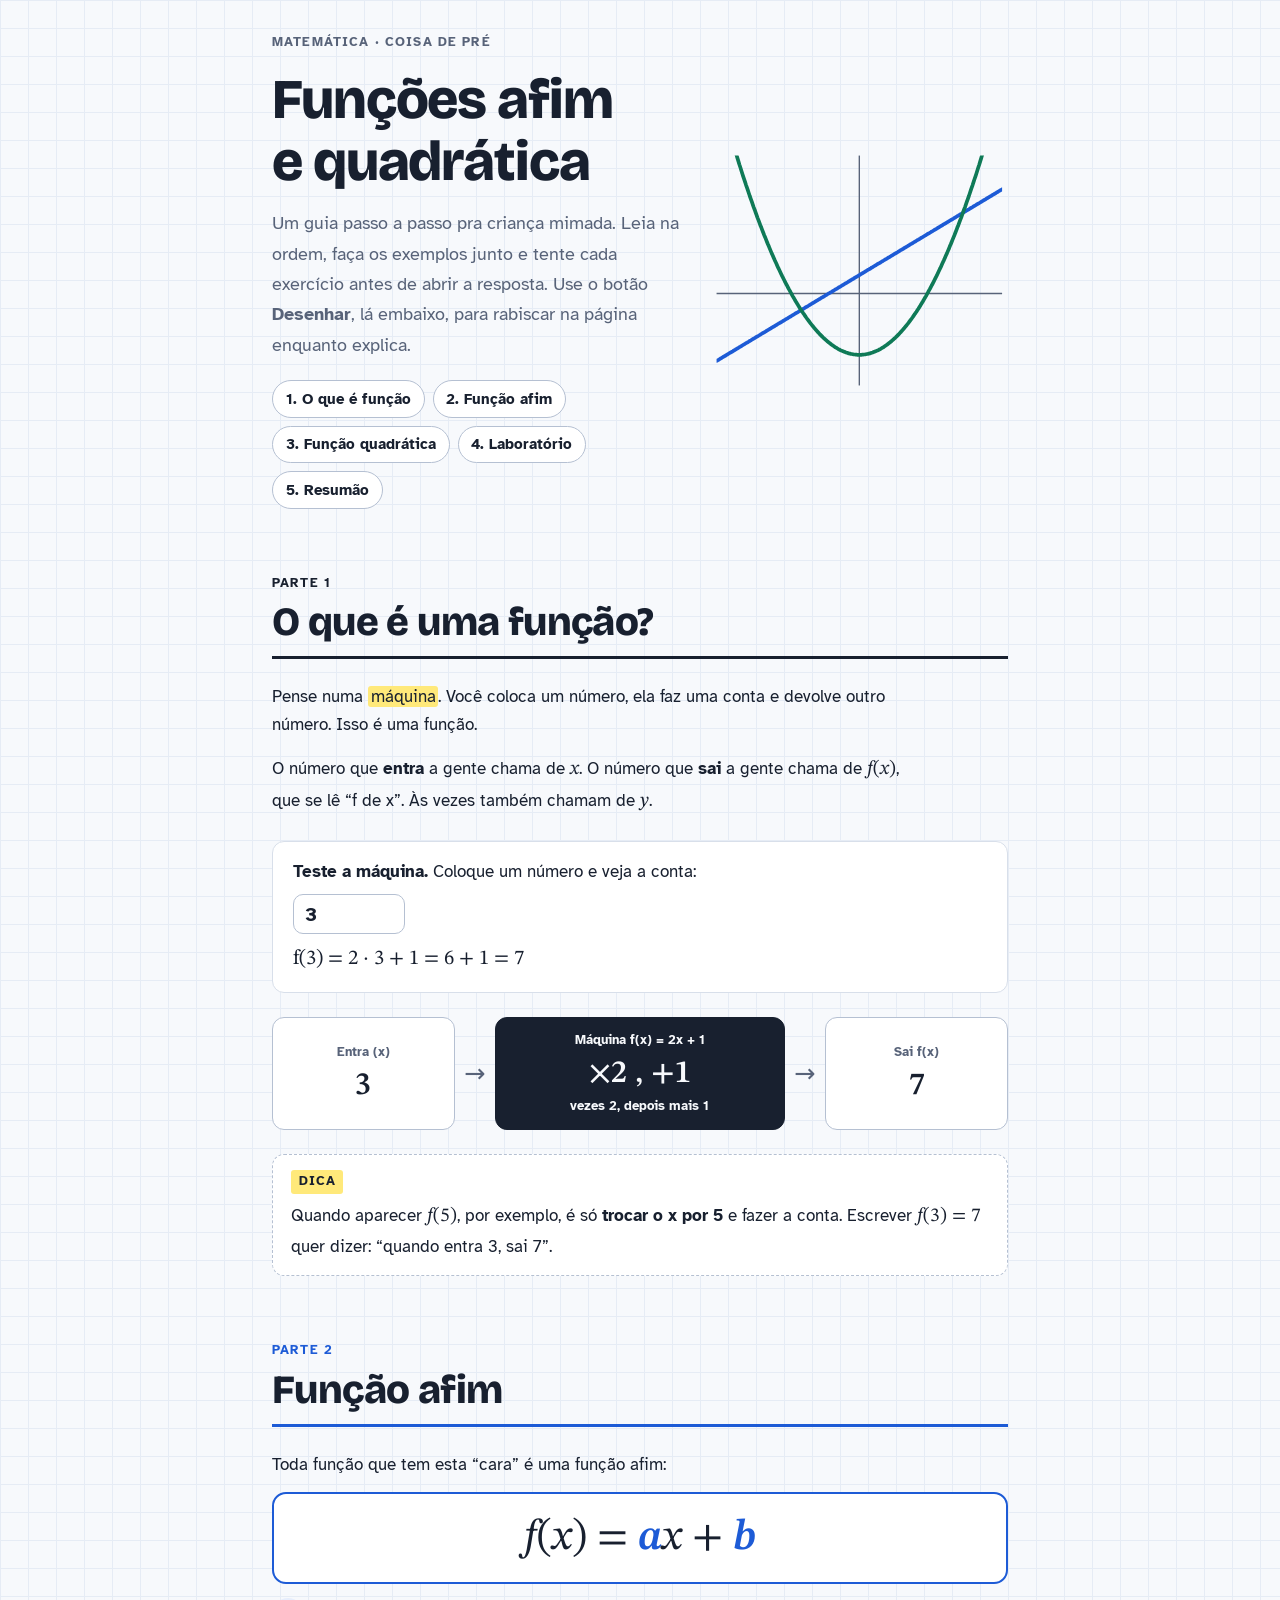
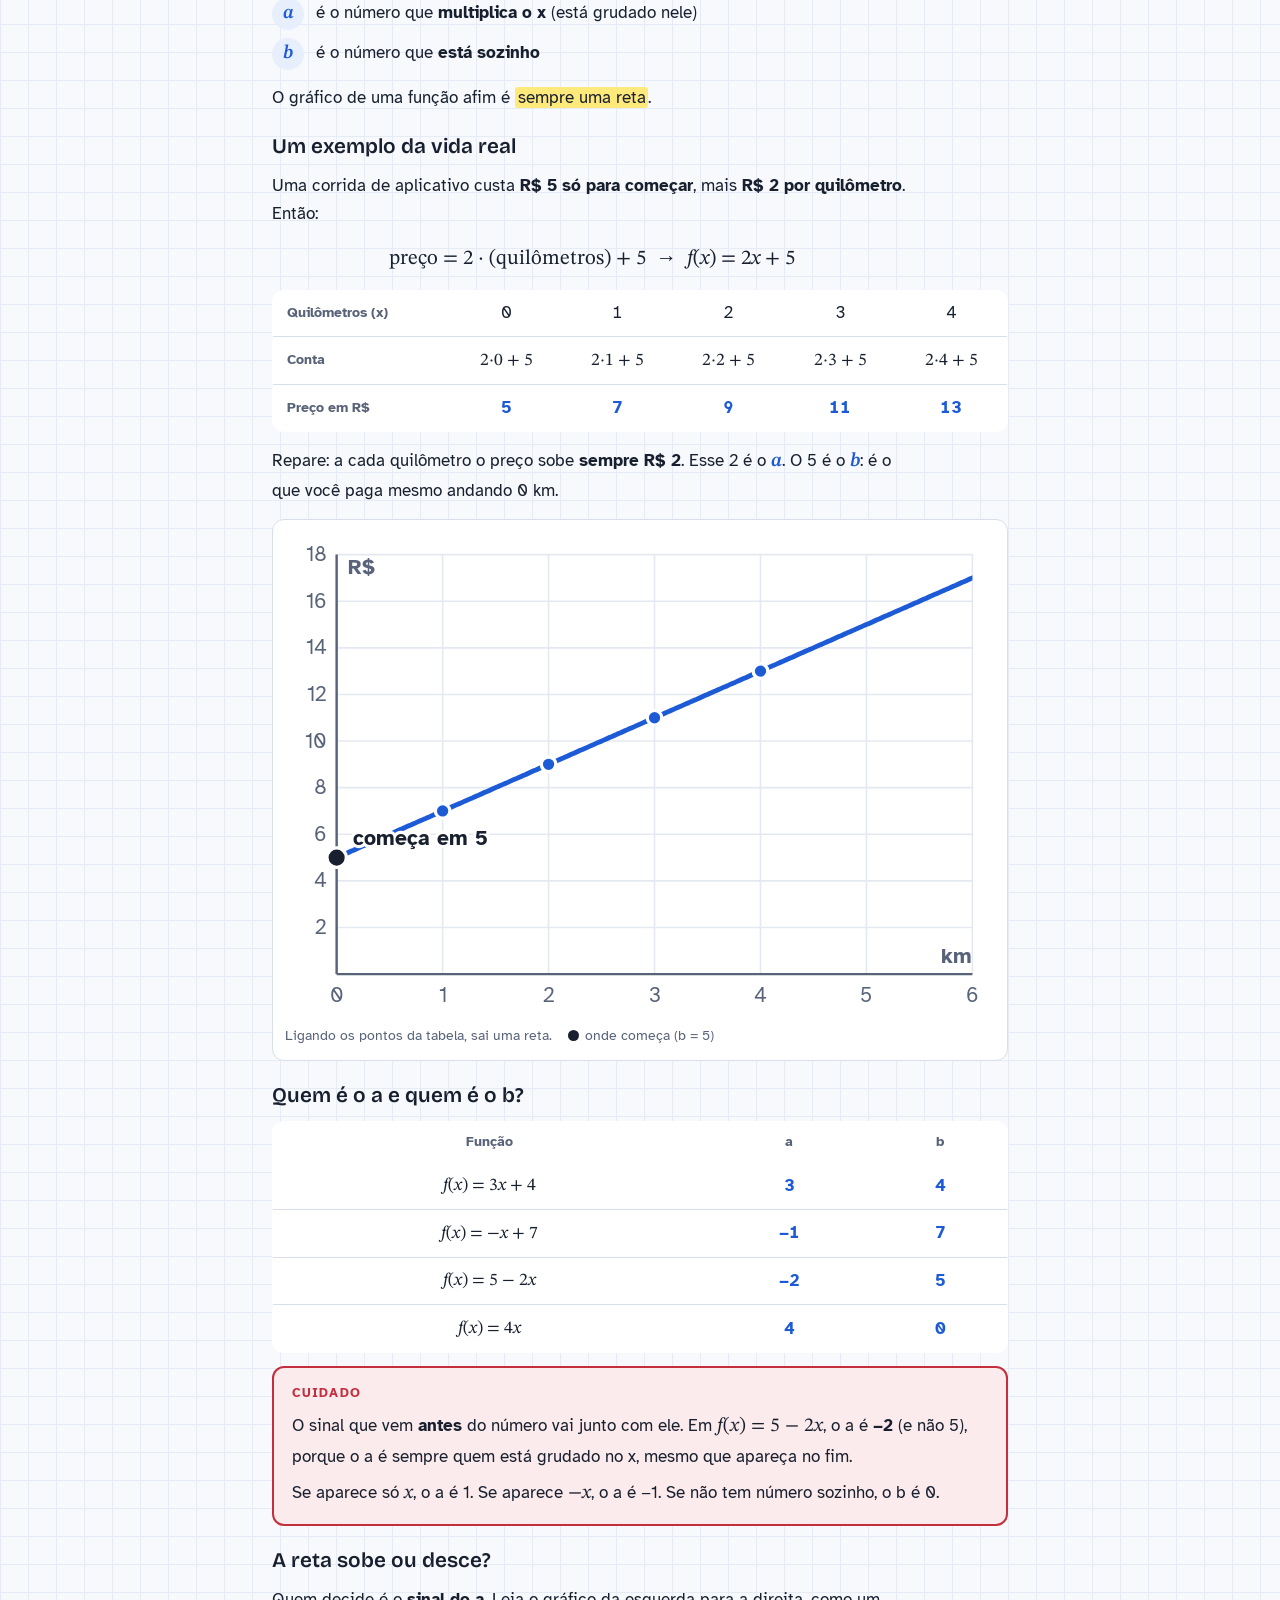
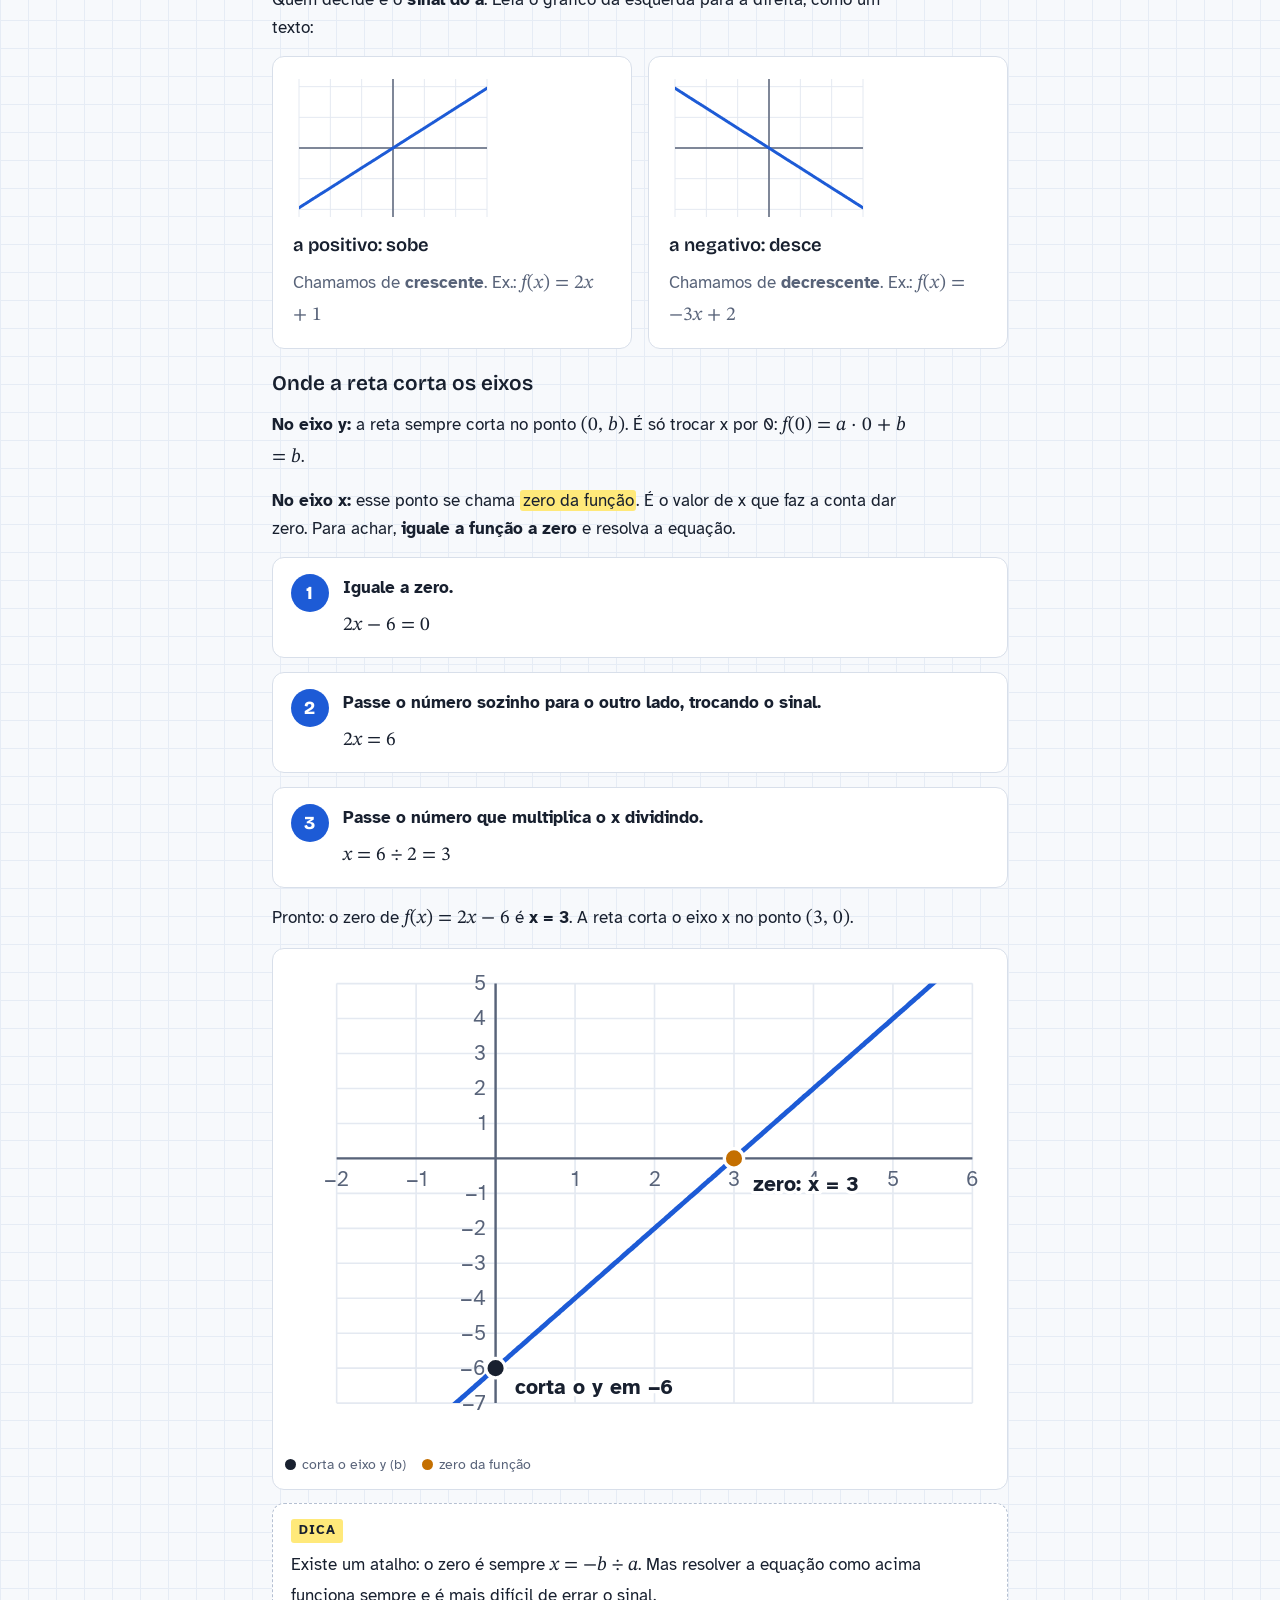
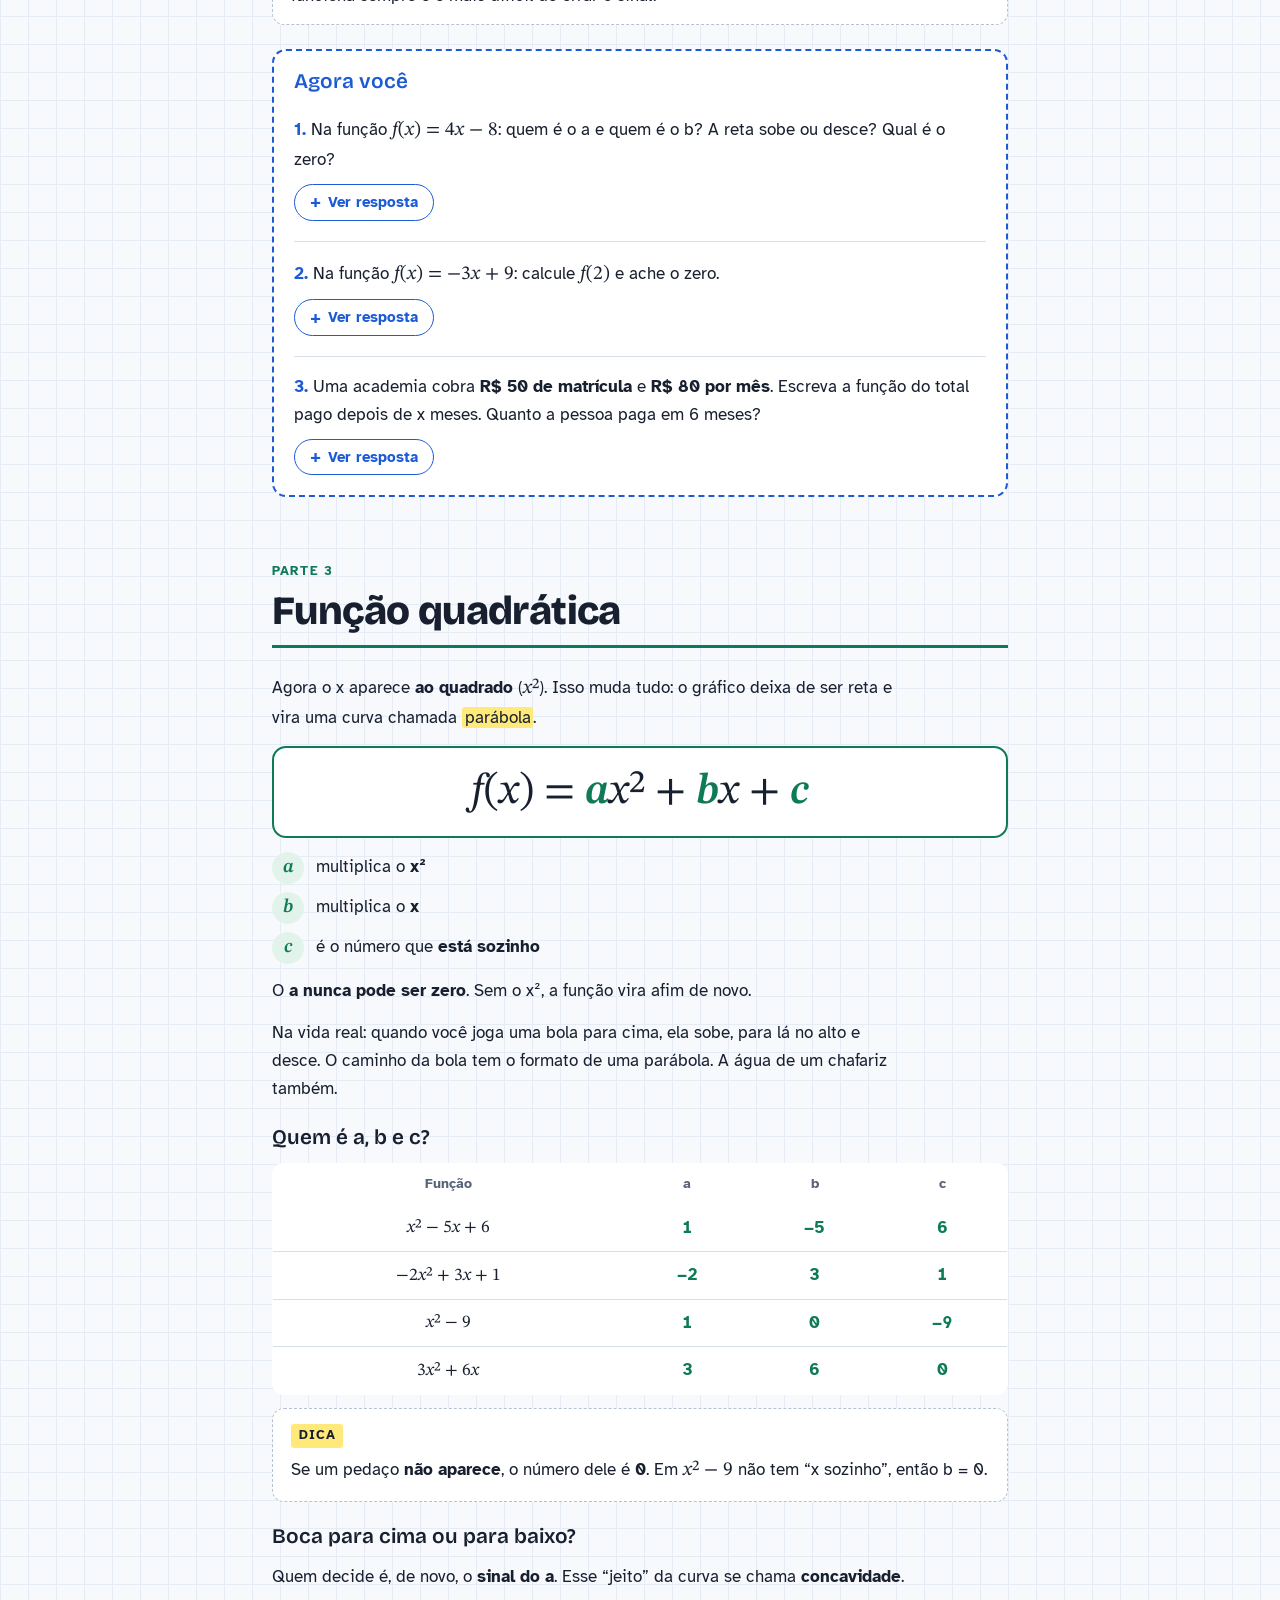
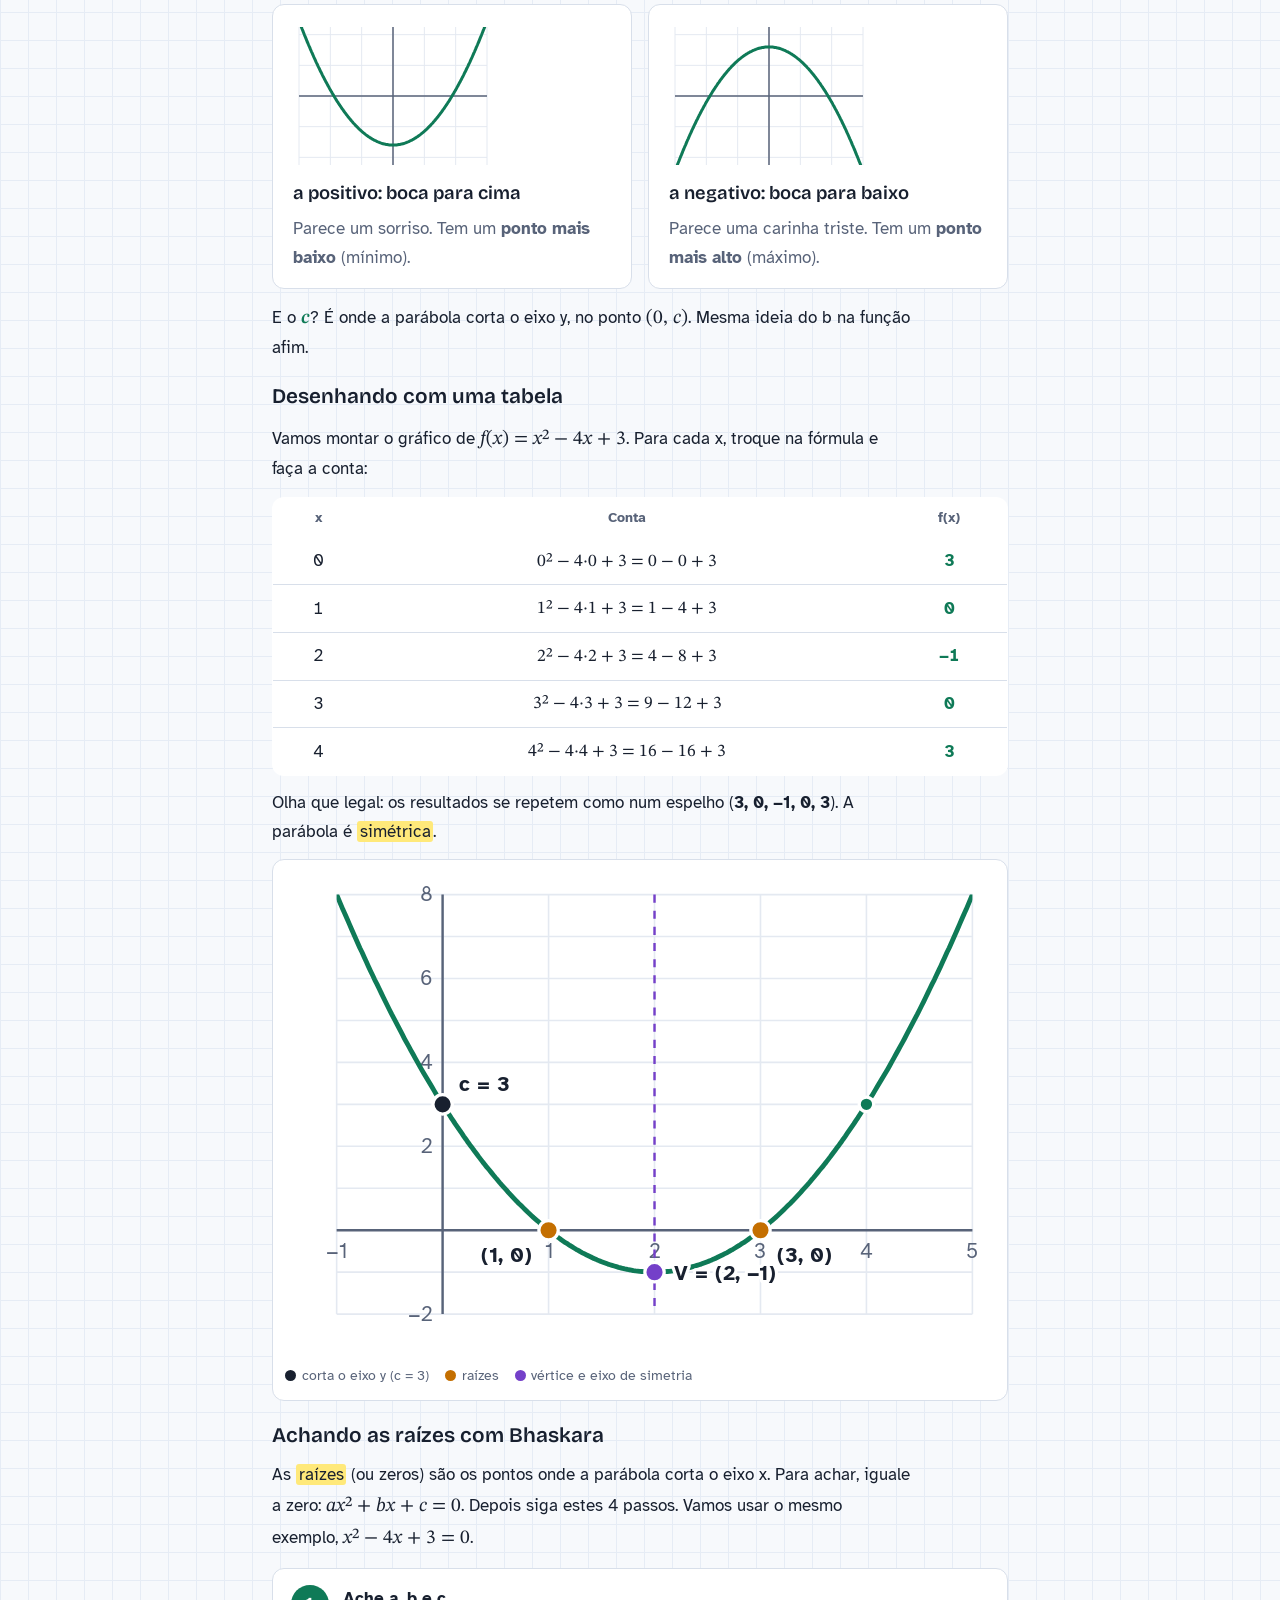
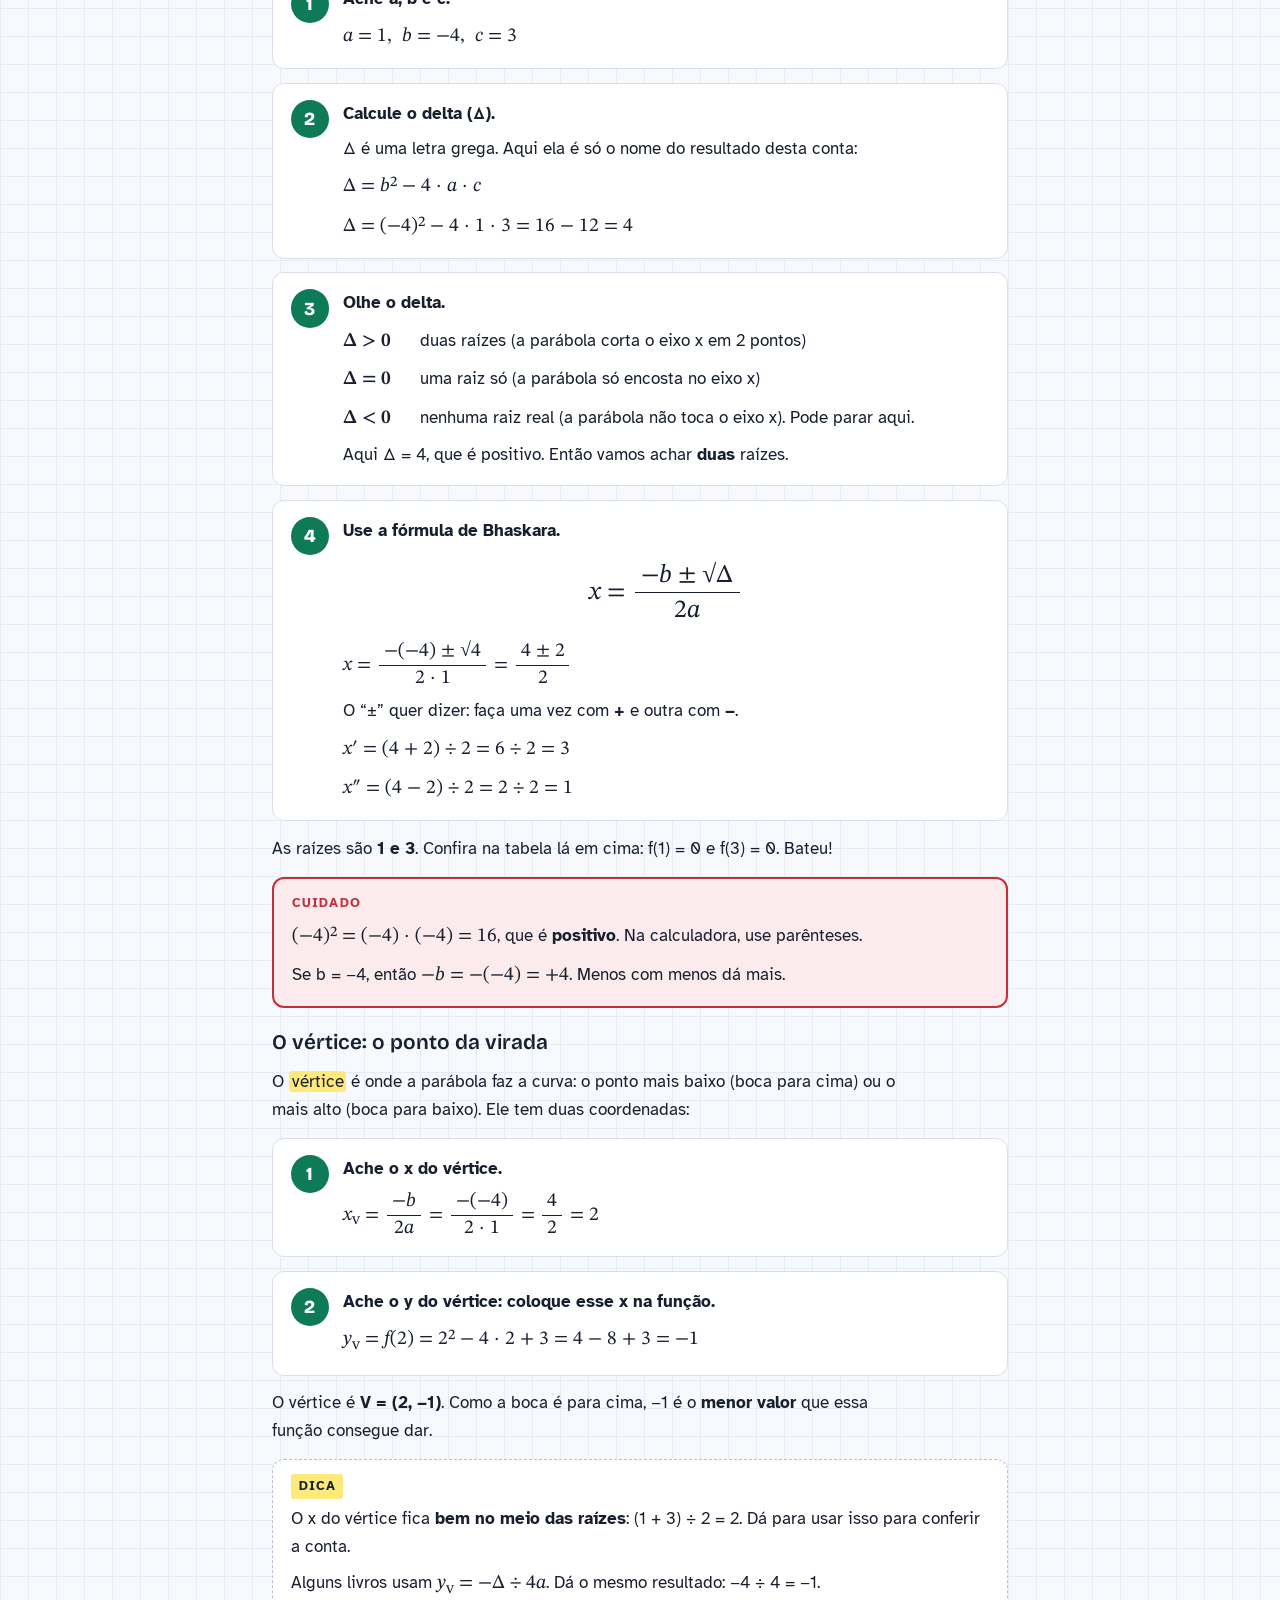
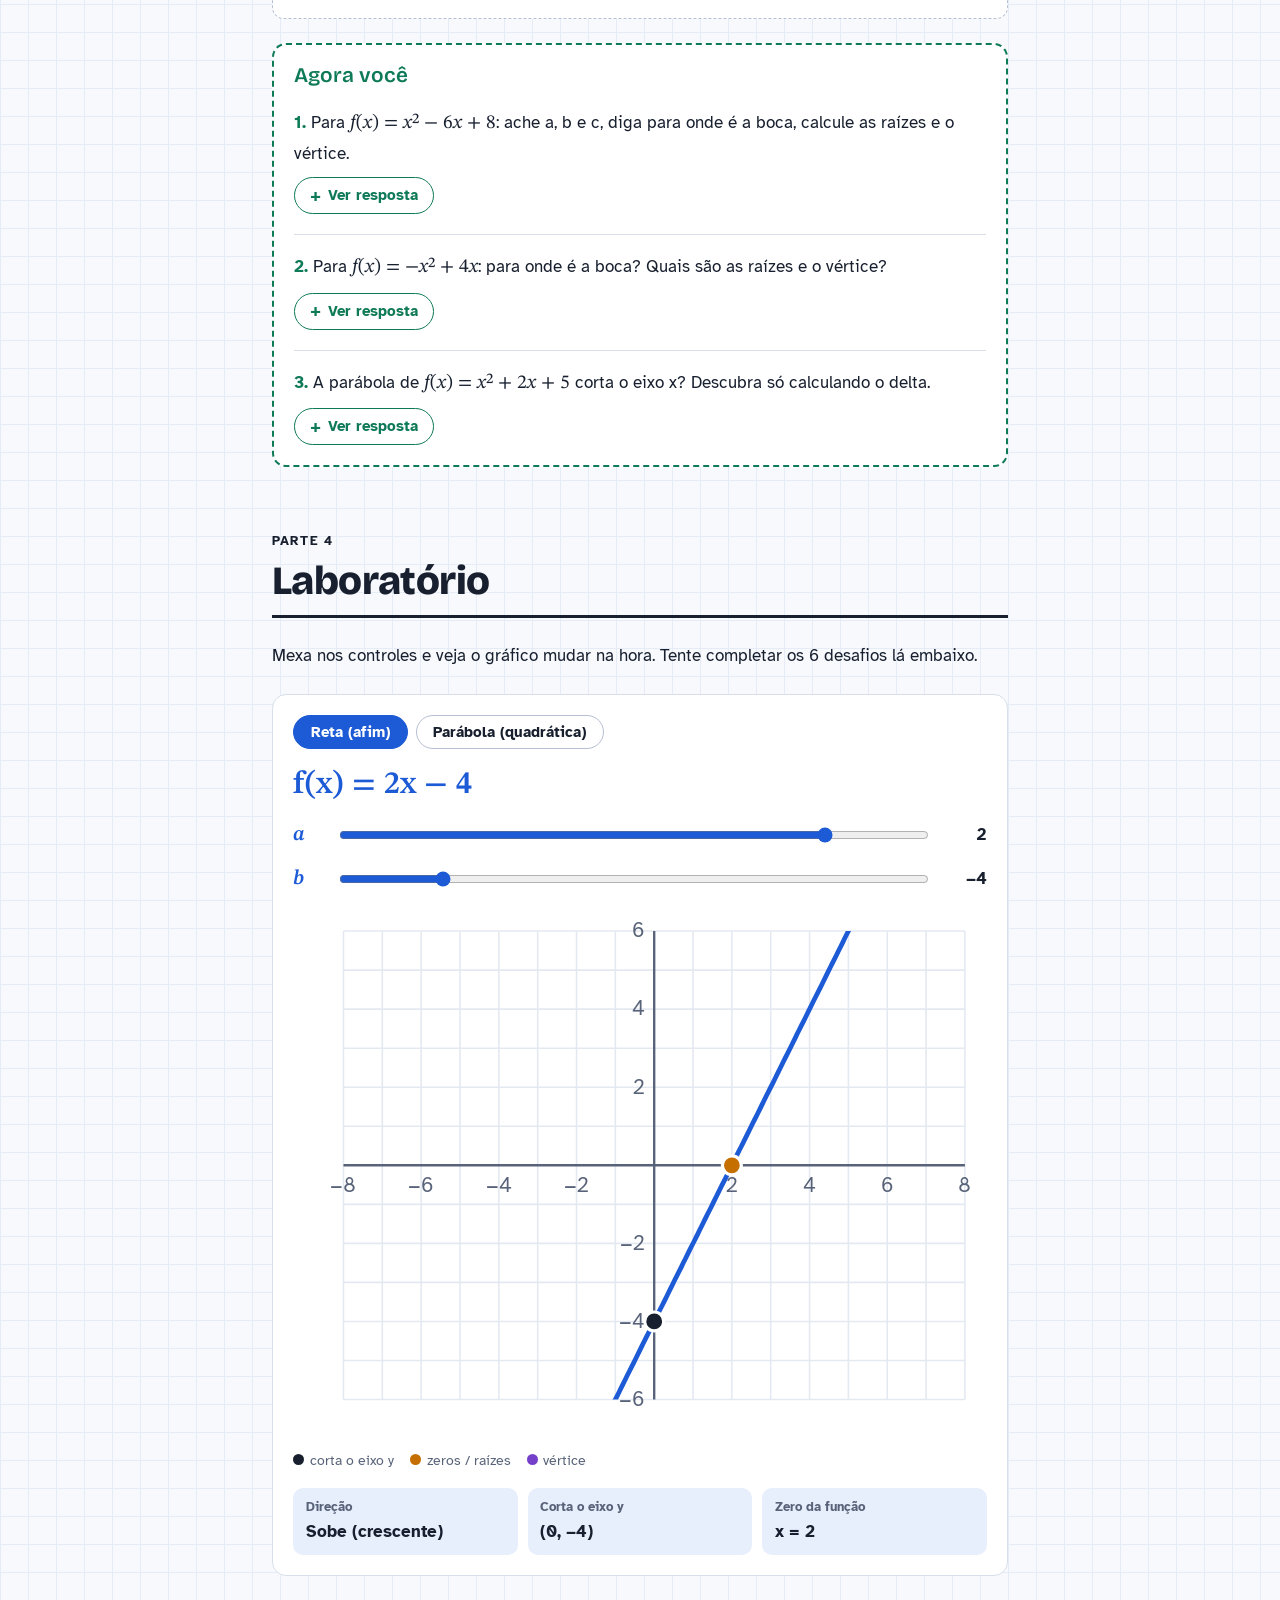
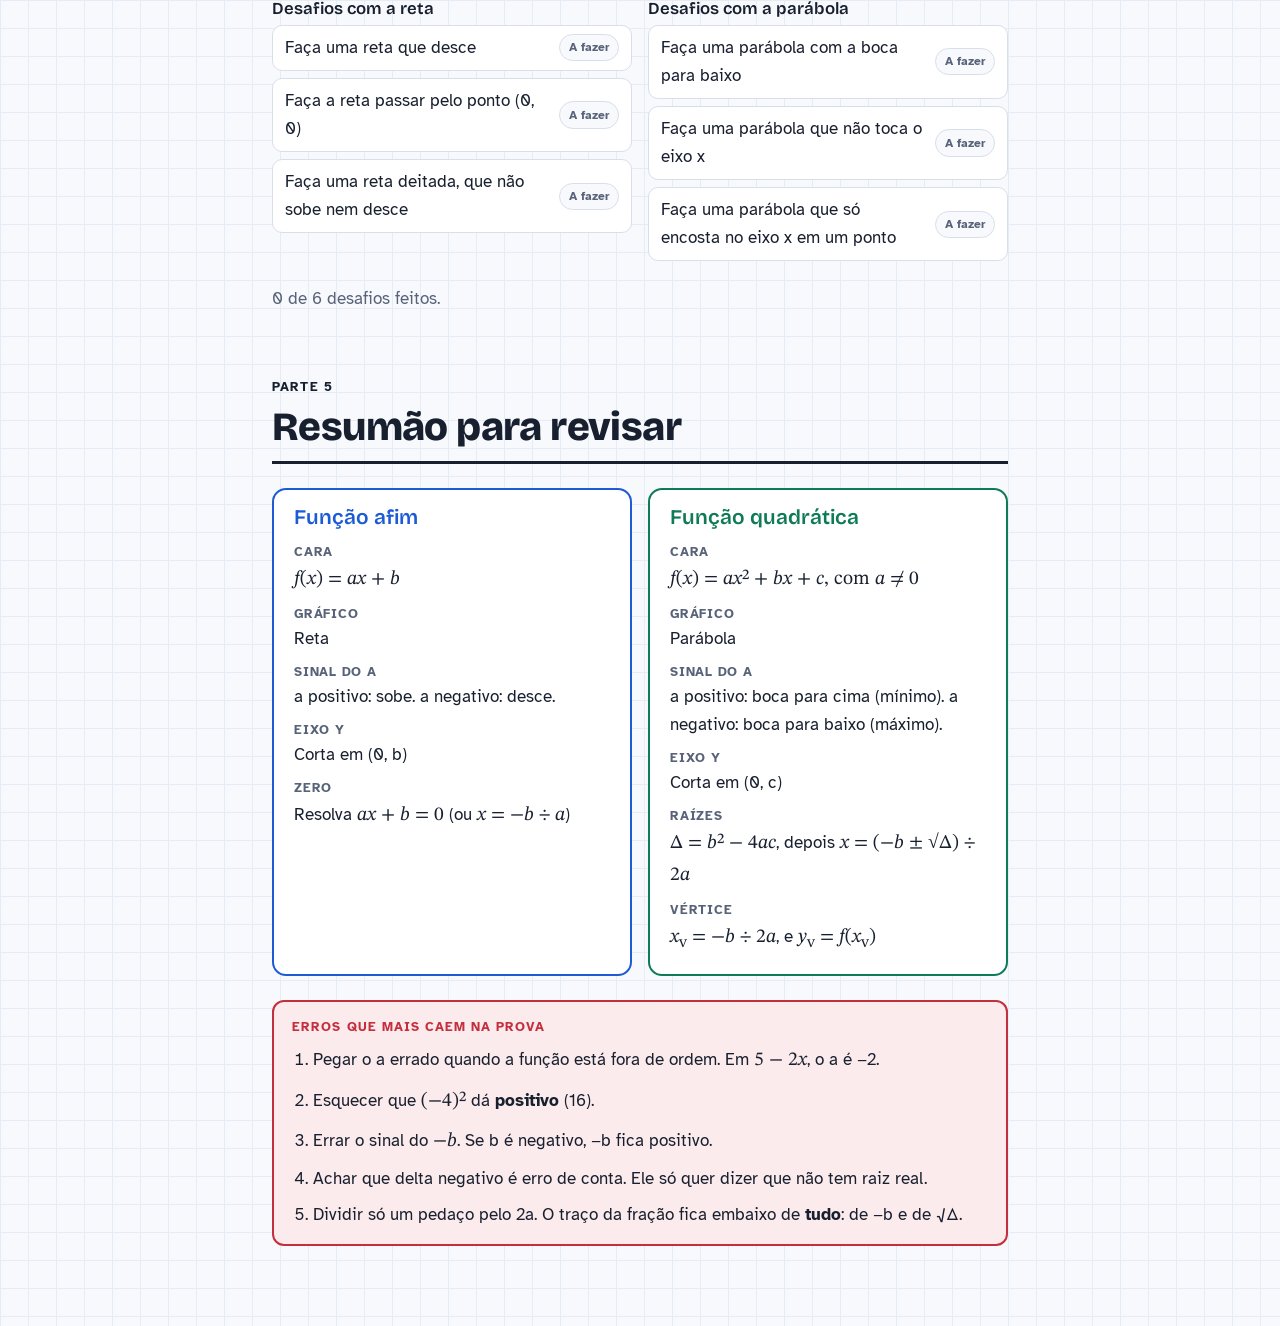
<file: app/aulas/funcoes.html>
<!doctype html>
<html lang="pt-BR">
<head>
<meta charset="utf-8">
<meta name="viewport" content="width=device-width, initial-scale=1, viewport-fit=cover">
<title>Funções afim e quadrática</title>
<link rel="preconnect" href="https://fonts.googleapis.com">
<link rel="preconnect" href="https://fonts.gstatic.com" crossorigin>
<link rel="stylesheet" href="https://fonts.googleapis.com/css2?family=Atkinson+Hyperlegible:ital,wght@0,400;0,700;1,400&family=Bricolage+Grotesque:opsz,wght@12..96,600;12..96,800&family=STIX+Two+Text:ital,wght@0,400;0,600;1,400;1,600&display=swap">
<style>
/* Layout: uma coluna de leitura sobre papel quadriculado. Caneta azul = afim, caneta verde = quadrática, caneta vermelha = cuidado, marca-texto = dica. */
:root{
  --paper:#F7F9FC; --paper-grid:#E6ECF5; --sheet:#FFFFFF; --ink:#18202F; --muted:#586379;
  --line:#D8DFEA; --line-strong:#B5C0D2; --g-grid:#E4E9F1;
  --blue:#1D5BD6; --blue-bg:#E7EEFC; --green:#0F7A57; --green-bg:#E1F3EA;
  --red:#C42F3E; --red-bg:#FCEBEC; --marker:#FFE97A; --amber:#C46F00; --violet:#7440C9;
  --f-display:"Bricolage Grotesque","Trebuchet MS",system-ui,sans-serif;
  --f-body:"Atkinson Hyperlegible","Segoe UI",system-ui,sans-serif;
  --f-math:"STIX Two Text","Cambria Math",Georgia,serif;
}
@media (prefers-color-scheme: dark){
  :root:not([data-theme="light"]){
    --paper:#0F131A; --paper-grid:#171D27; --sheet:#151B24; --ink:#E7ECF4; --muted:#9BA6B8;
    --line:#283242; --line-strong:#3C495D; --g-grid:#222B38;
    --blue:#8AB0FA; --blue-bg:#18284A; --green:#5CD3A6; --green-bg:#123228;
    --red:#FF8B93; --red-bg:#3B1A1E; --marker:#5B4A06; --amber:#F2AE4A; --violet:#B999FA;
    color-scheme:dark;
  }
}
:root[data-theme="dark"]{
  --paper:#0F131A; --paper-grid:#171D27; --sheet:#151B24; --ink:#E7ECF4; --muted:#9BA6B8;
  --line:#283242; --line-strong:#3C495D; --g-grid:#222B38;
  --blue:#8AB0FA; --blue-bg:#18284A; --green:#5CD3A6; --green-bg:#123228;
  --red:#FF8B93; --red-bg:#3B1A1E; --marker:#5B4A06; --amber:#F2AE4A; --violet:#B999FA;
  color-scheme:dark;
}
*{box-sizing:border-box}
[hidden]{display:none!important}
html{-webkit-text-size-adjust:100%;text-size-adjust:100%;color-scheme:light}
img{max-width:100%}
body{
  margin:0;
  padding-block:env(safe-area-inset-top,0px) env(safe-area-inset-bottom,0px);
  background-color:var(--paper); color:var(--ink);
  background-image:linear-gradient(var(--paper-grid) 1px,transparent 1px),linear-gradient(90deg,var(--paper-grid) 1px,transparent 1px);
  background-size:28px 28px;
  font:400 1.0625rem/1.65 var(--f-body);
  padding-inline:16px;
}
main{max-width:46rem;margin:0 auto;padding-block:2rem 5rem;display:flex;flex-direction:column;gap:4rem}
h1,h2,h3{font-family:var(--f-display);text-wrap:balance;margin:0;line-height:1.1}
h1{font-weight:800;font-size:clamp(2.4rem,8vw,3.5rem);letter-spacing:-.02em}
h2{font-weight:800;font-size:clamp(1.9rem,5.5vw,2.5rem);letter-spacing:-.015em}
h3{font-weight:600;font-size:1.3rem}
p{margin:0}
a{color:inherit}
mark{background:var(--marker);color:var(--ink);padding:0 .15em;border-radius:3px}
:focus-visible{outline:3px solid var(--blue);outline-offset:2px}
.mat{font-family:var(--f-math);font-size:1.15em}
.mat i,.formula i{font-style:italic}
.muted{color:var(--muted)}
.eyebrow{font-size:.8rem;font-weight:700;letter-spacing:.09em;text-transform:uppercase;color:var(--muted)}

/* Topo */
.topo{display:grid;grid-template-columns:minmax(0,1.4fr) minmax(0,1fr);gap:1.5rem;align-items:center}
.topo .texto{display:flex;flex-direction:column;gap:1rem;min-width:0}
.lead{font-size:1.15rem;color:var(--muted);max-width:34rem}
.mapa{display:flex;flex-wrap:wrap;gap:.5rem;margin-top:.25rem}
.mapa a{text-decoration:none;font-size:.92rem;font-weight:700;padding:.35rem .8rem;border:1.5px solid var(--line-strong);border-radius:999px;background:var(--sheet)}
.mapa a:hover{border-color:var(--ink)}
#heroG{width:100%;height:auto;display:block}
@media (max-width:640px){.topo{grid-template-columns:minmax(0,1fr)} #heroG{max-width:280px}}

/* Partes */
section{display:flex;flex-direction:column;gap:1.5rem;scroll-margin-top:1rem}
section[data-cor="blue"]{--cor:var(--blue);--cor-bg:var(--blue-bg)}
section[data-cor="green"]{--cor:var(--green);--cor-bg:var(--green-bg)}
section[data-cor="ink"]{--cor:var(--ink);--cor-bg:var(--sheet)}
.cab{display:flex;flex-direction:column;gap:.4rem;border-bottom:3px solid var(--cor);padding-bottom:.75rem}
.cab .eyebrow{color:var(--cor)}
.bloco{display:flex;flex-direction:column;gap:.85rem}
.bloco>p,.bloco>ul{max-width:40rem}
ul.lista{margin:0;padding-left:1.2rem;display:flex;flex-direction:column;gap:.35rem}

.formula{font-family:var(--f-math);font-size:clamp(1.9rem,7vw,2.7rem);text-align:center;padding:1rem 1.25rem;background:var(--sheet);border:2px solid var(--cor);border-radius:14px;line-height:1.3}
.k{color:var(--cor);font-weight:600;font-style:italic}
.legenda{display:grid;gap:.5rem;margin:0;padding:0;list-style:none}
.legenda li{display:flex;gap:.75rem;align-items:baseline}
.letra{flex:none;display:inline-flex;align-items:center;justify-content:center;width:2rem;height:2rem;border-radius:50%;background:var(--cor-bg);color:var(--cor);font:italic 600 1.2rem var(--f-math)}

.box{background:var(--sheet);border:1px solid var(--line);border-radius:12px;padding:1rem 1.25rem;display:flex;flex-direction:column;gap:.75rem}
.dica{background:var(--sheet);border:1.5px dashed var(--line-strong);border-radius:12px;padding:.9rem 1.15rem;display:flex;flex-direction:column;gap:.4rem}
.dica .rotulo{align-self:flex-start;background:var(--marker);color:var(--ink);font-weight:700;font-size:.8rem;letter-spacing:.08em;text-transform:uppercase;padding:.1rem .45rem;border-radius:3px}
.cuidado{background:var(--red-bg);border:2px solid var(--red);border-radius:12px;padding:.9rem 1.15rem;display:flex;flex-direction:column;gap:.4rem}
.cuidado .rotulo{color:var(--red);font-weight:700;font-size:.8rem;letter-spacing:.08em;text-transform:uppercase}

.rolar{overflow-x:auto;max-width:100%}
table.tab{border-collapse:collapse;font-variant-numeric:tabular-nums;background:var(--sheet);border:1px solid var(--line);border-radius:12px;overflow:hidden;min-width:100%}
.tab th,.tab td{padding:.55rem .85rem;border-bottom:1px solid var(--line);text-align:center;white-space:nowrap}
.tab tr:last-child td,.tab tr:last-child th{border-bottom:0}
.tab th{font-size:.85rem;color:var(--muted);font-weight:700;text-align:left}
.tab thead th{text-align:center}
.tab td.mat{font-size:1.1rem}
.tab .forte{color:var(--cor);font-weight:700}

figure.graf{margin:0;background:var(--sheet);border:1px solid var(--line);border-radius:12px;padding:.75rem;display:flex;flex-direction:column;gap:.5rem}
figure.graf svg{width:100%;height:auto;display:block}
figcaption{font-size:.9rem;color:var(--muted);display:flex;flex-wrap:wrap;gap:.35rem 1rem}
.dot{display:inline-block;width:.7rem;height:.7rem;border-radius:50%;margin-right:.35rem;vertical-align:-.05rem}
.g-grid{stroke:var(--g-grid);stroke-width:1}
.g-axis{stroke:var(--muted);stroke-width:1.5}
.g-lab{fill:var(--muted);font:400 13px var(--f-body)}
.g-name{fill:var(--muted);font:700 13px var(--f-body)}
.g-pt{fill:var(--ink);font:700 13px var(--f-body);paint-order:stroke;stroke:var(--sheet);stroke-width:4px;stroke-linejoin:round}
.g-sim{stroke:var(--violet);stroke-width:1.5;stroke-dasharray:5 5}

.duo{display:grid;grid-template-columns:repeat(auto-fit,minmax(220px,1fr));gap:1rem}
.duo .box{align-items:flex-start}
.duo svg{width:100%;max-width:200px;height:auto;display:block}
.duo h3{font-size:1.15rem}

/* Máquina */
.maquina{display:flex;flex-wrap:wrap;align-items:stretch;gap:.6rem}
.caixa{flex:1 1 7rem;min-width:0;background:var(--sheet);border:1.5px solid var(--line-strong);border-radius:12px;padding:.75rem;display:flex;flex-direction:column;align-items:center;justify-content:center;gap:.15rem;text-align:center}
.caixa strong{font:600 2rem var(--f-math);font-variant-numeric:tabular-nums}
.caixa.motor{flex:1.6 1 11rem;background:var(--ink);border-color:var(--ink);color:var(--paper)}
.caixa.motor .rot{color:var(--paper)}
.rot{font-size:.8rem;color:var(--muted);font-weight:700}
.seta{align-self:center;font-size:1.6rem;color:var(--muted)}
.teste{display:flex;flex-direction:column;gap:.5rem}
.linha{display:flex;flex-wrap:wrap;gap:.75rem;align-items:center}
input[type="text"]{font:600 1.25rem var(--f-body);width:7rem;padding:.4rem .7rem;border:1.5px solid var(--line-strong);border-radius:10px;background:var(--sheet);color:var(--ink)}
.erro{color:var(--red);font-size:.9rem;font-weight:700}
.conta{font-family:var(--f-math);font-size:1.3rem}

/* Passos */
ol.passos{list-style:none;margin:0;padding:0;display:flex;flex-direction:column;gap:.85rem;counter-reset:p}
ol.passos>li{counter-increment:p;display:grid;grid-template-columns:2.4rem minmax(0,1fr);gap:.9rem;background:var(--sheet);border:1px solid var(--line);border-radius:12px;padding:1rem 1.1rem}
ol.passos>li::before{content:counter(p);width:2.4rem;height:2.4rem;border-radius:50%;background:var(--cor);color:var(--sheet);display:flex;align-items:center;justify-content:center;font:800 1.15rem var(--f-display)}
ol.passos>li>div{display:flex;flex-direction:column;gap:.45rem;min-width:0}
.casos{display:grid;gap:.4rem;margin:0;padding:0;list-style:none}
.casos li{display:flex;gap:.6rem;align-items:baseline;flex-wrap:wrap}
.casos .mat{min-width:4.2rem;font-weight:600}
.frac{display:inline-flex;flex-direction:column;vertical-align:middle;text-align:center;margin:0 .15em;line-height:1.2}
.frac>span:first-child{border-bottom:1.5px solid currentColor;padding:0 .25em .05em}
.frac>span:last-child{padding-top:.05em}
.grande{font-size:1.6rem;text-align:center;padding:.5rem 0}

/* Agora você */
.voce{border:2px dashed var(--cor);border-radius:14px;padding:1.25rem;background:var(--sheet);display:flex;flex-direction:column;gap:1.25rem}
.voce h3{color:var(--cor)}
.ex{display:flex;flex-direction:column;gap:.6rem;padding-top:1rem;border-top:1px solid var(--line)}
.ex:first-of-type{border-top:0;padding-top:0}
.ex .num{font-weight:700;color:var(--cor)}
details summary{display:inline-flex;align-items:center;gap:.4rem;cursor:pointer;list-style:none;color:var(--cor);font-weight:700;border:1.5px solid var(--cor);border-radius:999px;padding:.3rem .95rem;font-size:.95rem}
details summary::-webkit-details-marker{display:none}
details summary::before{content:"+";font-size:1.1rem;line-height:1}
details[open] summary::before{content:"−"}
.resp{margin-top:.7rem;background:var(--cor-bg);border-radius:10px;padding:.9rem 1.1rem;display:flex;flex-direction:column;gap:.4rem}

/* Laboratório */
.lab{--labcor:var(--blue);--labbg:var(--blue-bg);background:var(--sheet);border:1px solid var(--line);border-radius:14px;padding:1.25rem;display:flex;flex-direction:column;gap:1rem}
.lab.quad{--labcor:var(--green);--labbg:var(--green-bg)}
.modo{display:flex;flex-wrap:wrap;gap:.5rem}
button{font:700 .95rem var(--f-body);cursor:pointer;border-radius:999px;border:1.5px solid var(--line-strong);background:var(--sheet);color:var(--ink);padding:.45rem 1.05rem}
button:hover{border-color:var(--ink)}
.modo button[aria-pressed="true"]{background:var(--labcor);border-color:var(--labcor);color:var(--sheet)}
#labEq{font:600 clamp(1.5rem,6vw,2rem) var(--f-math);color:var(--labcor)}
.ctrl{display:grid;grid-template-columns:2rem minmax(0,1fr) 3rem;gap:.75rem;align-items:center}
.ctrl label{font:italic 600 1.3rem var(--f-math);color:var(--labcor)}
.ctrl output{font-weight:700;text-align:right;font-variant-numeric:tabular-nums}
input[type="range"]{width:100%;accent-color:var(--labcor)}
.chips{display:grid;grid-template-columns:repeat(auto-fit,minmax(150px,1fr));gap:.6rem}
.chip{background:var(--labbg);border-radius:10px;padding:.55rem .8rem;display:flex;flex-direction:column}
.chip span{font-size:.8rem;color:var(--muted);font-weight:700}
.chip strong{font-size:1.05rem}
.desafios{display:grid;grid-template-columns:repeat(auto-fit,minmax(250px,1fr));gap:1rem}
.desafios h3{font-size:1.05rem;margin-bottom:.4rem}
.desafios ul{list-style:none;margin:0;padding:0;display:flex;flex-direction:column;gap:.45rem}
.desafios li{display:flex;justify-content:space-between;align-items:center;gap:.75rem;padding:.5rem .75rem;border:1px solid var(--line);border-radius:10px;background:var(--sheet)}
.st{flex:none;font-size:.78rem;font-weight:700;padding:.15rem .55rem;border-radius:999px;background:var(--paper);color:var(--muted);border:1px solid var(--line)}
.desafios li.ok{border-color:var(--green)}
.desafios li.ok .st{background:var(--green);color:var(--sheet);border-color:var(--green)}
#parabens{font-weight:700;color:var(--green)}

/* Resumão */
.cola{display:grid;grid-template-columns:repeat(auto-fit,minmax(260px,1fr));gap:1rem}
.cola .card{background:var(--sheet);border:2px solid var(--c);border-radius:14px;padding:1.1rem 1.25rem;display:flex;flex-direction:column;gap:.7rem}
.cola .card h3{color:var(--c)}
.cola dl{margin:0;display:grid;gap:.55rem}
.cola dt{font-size:.8rem;font-weight:700;color:var(--muted);text-transform:uppercase;letter-spacing:.06em}
.cola dd{margin:0}
ol.erros{margin:0;padding-left:1.3rem;display:flex;flex-direction:column;gap:.5rem}
@media (prefers-reduced-motion: reduce){*{transition:none!important;animation:none!important}}
</style>
</head>
<body>

<main>
  <header class="topo">
    <div class="texto">
      <p class="eyebrow">Matemática · Coisa de Pré</p>
      <h1>Funções afim e quadrática</h1>
      <p class="lead">Um guia passo a passo pra criança mimada. Leia na ordem, faça os exemplos junto e tente cada exercício antes de abrir a resposta. Use o botão <strong>Desenhar</strong>, lá embaixo, para rabiscar na página enquanto explica.</p>
      <nav class="mapa" aria-label="Partes do guia">
        <a href="#parte1">1. O que é função</a>
        <a href="#parte2">2. Função afim</a>
        <a href="#parte3">3. Função quadrática</a>
        <a href="#parte4">4. Laboratório</a>
        <a href="#parte5">5. Resumão</a>
      </nav>
    </div>
    <svg id="heroG" role="img" aria-label="Uma reta azul e uma parábola verde desenhadas no plano cartesiano"></svg>
  </header>

  <!-- PARTE 1 -->
  <section id="parte1" data-cor="ink">
    <div class="cab">
      <p class="eyebrow">Parte 1</p>
      <h2>O que é uma função?</h2>
    </div>
    <div class="bloco">
      <p>Pense numa <mark>máquina</mark>. Você coloca um número, ela faz uma conta e devolve outro número. Isso é uma função.</p>
      <p>O número que <strong>entra</strong> a gente chama de <span class="mat"><i>x</i></span>. O número que <strong>sai</strong> a gente chama de <span class="mat"><i>f</i>(<i>x</i>)</span>, que se lê “f de x”. Às vezes também chamam de <span class="mat"><i>y</i></span>.</p>
    </div>

    <div class="box teste">
      <label for="maqX"><strong>Teste a máquina.</strong> Coloque um número e veja a conta:</label>
      <div class="linha">
        <input id="maqX" type="text" inputmode="decimal" value="3" autocomplete="off">
      </div>
      <p id="maqErr" class="erro" hidden>Digite um número, por exemplo 5 ou −2.</p>
      <p class="conta" id="maqConta">f(3) = 2 · 3 + 1 = 6 + 1 = 7</p>
    </div>

    <div class="maquina" aria-live="polite">
      <div class="caixa"><span class="rot">Entra (x)</span><strong id="maqIn">3</strong></div>
      <span class="seta" aria-hidden="true">→</span>
      <div class="caixa motor"><span class="rot">Máquina f(x) = 2x + 1</span><strong>×2 , +1</strong><span class="rot">vezes 2, depois mais 1</span></div>
      <span class="seta" aria-hidden="true">→</span>
      <div class="caixa"><span class="rot">Sai f(x)</span><strong id="maqOut">7</strong></div>
    </div>

    <div class="dica">
      <span class="rotulo">Dica</span>
      <p>Quando aparecer <span class="mat"><i>f</i>(5)</span>, por exemplo, é só <strong>trocar o x por 5</strong> e fazer a conta. Escrever <span class="mat"><i>f</i>(3) = 7</span> quer dizer: “quando entra 3, sai 7”.</p>
    </div>
  </section>

  <!-- PARTE 2 -->
  <section id="parte2" data-cor="blue">
    <div class="cab">
      <p class="eyebrow">Parte 2</p>
      <h2>Função afim</h2>
    </div>

    <div class="bloco">
      <p>Toda função que tem esta “cara” é uma função afim:</p>
      <div class="formula"><i>f</i>(<i>x</i>) = <span class="k">a</span><i>x</i> + <span class="k">b</span></div>
      <ul class="legenda">
        <li><span class="letra">a</span><span>é o número que <strong>multiplica o x</strong> (está grudado nele)</span></li>
        <li><span class="letra">b</span><span>é o número que <strong>está sozinho</strong></span></li>
      </ul>
      <p>O gráfico de uma função afim é <mark>sempre uma reta</mark>.</p>
    </div>

    <div class="bloco">
      <h3>Um exemplo da vida real</h3>
      <p>Uma corrida de aplicativo custa <strong>R$ 5 só para começar</strong>, mais <strong>R$ 2 por quilômetro</strong>. Então:</p>
      <p class="conta" style="text-align:center">preço = 2 · (quilômetros) + 5 &nbsp;→&nbsp; <i>f</i>(<i>x</i>) = 2<i>x</i> + 5</p>
      <div class="rolar">
        <table class="tab">
          <tbody>
            <tr><th scope="row">Quilômetros (x)</th><td>0</td><td>1</td><td>2</td><td>3</td><td>4</td></tr>
            <tr><th scope="row">Conta</th><td class="mat">2·0 + 5</td><td class="mat">2·1 + 5</td><td class="mat">2·2 + 5</td><td class="mat">2·3 + 5</td><td class="mat">2·4 + 5</td></tr>
            <tr><th scope="row">Preço em R$</th><td class="forte">5</td><td class="forte">7</td><td class="forte">9</td><td class="forte">11</td><td class="forte">13</td></tr>
          </tbody>
        </table>
      </div>
      <p>Repare: a cada quilômetro o preço sobe <strong>sempre R$ 2</strong>. Esse 2 é o <span class="k mat">a</span>. O 5 é o <span class="k mat">b</span>: é o que você paga mesmo andando 0 km.</p>
      <figure class="graf">
        <svg id="gTaxi" role="img" aria-label="Gráfico da função f(x) = 2x + 5, uma reta que começa em 5 e sobe 2 a cada quilômetro"></svg>
        <figcaption><span>Ligando os pontos da tabela, sai uma reta.</span><span><span class="dot" style="background:var(--ink)"></span>onde começa (b = 5)</span></figcaption>
      </figure>
    </div>

    <div class="bloco">
      <h3>Quem é o a e quem é o b?</h3>
      <div class="rolar">
        <table class="tab">
          <thead><tr><th>Função</th><th>a</th><th>b</th></tr></thead>
          <tbody>
            <tr><td class="mat"><i>f</i>(<i>x</i>) = 3<i>x</i> + 4</td><td class="forte">3</td><td class="forte">4</td></tr>
            <tr><td class="mat"><i>f</i>(<i>x</i>) = −<i>x</i> + 7</td><td class="forte">−1</td><td class="forte">7</td></tr>
            <tr><td class="mat"><i>f</i>(<i>x</i>) = 5 − 2<i>x</i></td><td class="forte">−2</td><td class="forte">5</td></tr>
            <tr><td class="mat"><i>f</i>(<i>x</i>) = 4<i>x</i></td><td class="forte">4</td><td class="forte">0</td></tr>
          </tbody>
        </table>
      </div>
      <div class="cuidado">
        <span class="rotulo">Cuidado</span>
        <p>O sinal que vem <strong>antes</strong> do número vai junto com ele. Em <span class="mat"><i>f</i>(<i>x</i>) = 5 − 2<i>x</i></span>, o a é <strong>−2</strong> (e não 5), porque o a é sempre quem está grudado no x, mesmo que apareça no fim.</p>
        <p>Se aparece só <span class="mat"><i>x</i></span>, o a é 1. Se aparece <span class="mat">−<i>x</i></span>, o a é −1. Se não tem número sozinho, o b é 0.</p>
      </div>
    </div>

    <div class="bloco">
      <h3>A reta sobe ou desce?</h3>
      <p>Quem decide é o <strong>sinal do a</strong>. Leia o gráfico da esquerda para a direita, como um texto:</p>
      <div class="duo">
        <div class="box">
          <svg id="gSobe" role="img" aria-label="Reta subindo"></svg>
          <h3>a positivo: sobe</h3>
          <p class="muted">Chamamos de <strong>crescente</strong>. Ex.: <span class="mat"><i>f</i>(<i>x</i>) = 2<i>x</i> + 1</span></p>
        </div>
        <div class="box">
          <svg id="gDesce" role="img" aria-label="Reta descendo"></svg>
          <h3>a negativo: desce</h3>
          <p class="muted">Chamamos de <strong>decrescente</strong>. Ex.: <span class="mat"><i>f</i>(<i>x</i>) = −3<i>x</i> + 2</span></p>
        </div>
      </div>
    </div>

    <div class="bloco">
      <h3>Onde a reta corta os eixos</h3>
      <p><strong>No eixo y:</strong> a reta sempre corta no ponto <span class="mat">(0, <i>b</i>)</span>. É só trocar x por 0: <span class="mat"><i>f</i>(0) = <i>a</i> · 0 + <i>b</i> = <i>b</i></span>.</p>
      <p><strong>No eixo x:</strong> esse ponto se chama <mark>zero da função</mark>. É o valor de x que faz a conta dar zero. Para achar, <strong>iguale a função a zero</strong> e resolva a equação.</p>
      <ol class="passos">
        <li><div><strong>Iguale a zero.</strong><p class="mat">2<i>x</i> − 6 = 0</p></div></li>
        <li><div><strong>Passe o número sozinho para o outro lado, trocando o sinal.</strong><p class="mat">2<i>x</i> = 6</p></div></li>
        <li><div><strong>Passe o número que multiplica o x dividindo.</strong><p class="mat"><i>x</i> = 6 ÷ 2 = 3</p></div></li>
      </ol>
      <p>Pronto: o zero de <span class="mat"><i>f</i>(<i>x</i>) = 2<i>x</i> − 6</span> é <strong>x = 3</strong>. A reta corta o eixo x no ponto <span class="mat">(3, 0)</span>.</p>
      <figure class="graf">
        <svg id="gZero" role="img" aria-label="Gráfico de f(x) = 2x − 6 cortando o eixo y em menos 6 e o eixo x em 3"></svg>
        <figcaption><span><span class="dot" style="background:var(--ink)"></span>corta o eixo y (b)</span><span><span class="dot" style="background:var(--amber)"></span>zero da função</span></figcaption>
      </figure>
      <div class="dica">
        <span class="rotulo">Dica</span>
        <p>Existe um atalho: o zero é sempre <span class="mat"><i>x</i> = −<i>b</i> ÷ <i>a</i></span>. Mas resolver a equação como acima funciona sempre e é mais difícil de errar o sinal.</p>
      </div>
    </div>

    <div class="voce">
      <h3>Agora você</h3>
      <div class="ex">
        <p><span class="num">1.</span> Na função <span class="mat"><i>f</i>(<i>x</i>) = 4<i>x</i> − 8</span>: quem é o a e quem é o b? A reta sobe ou desce? Qual é o zero?</p>
        <details><summary>Ver resposta</summary>
          <div class="resp">
            <p>a = 4 e b = −8.</p>
            <p>Como a é positivo, a reta <strong>sobe</strong>.</p>
            <p class="mat">4<i>x</i> − 8 = 0 → 4<i>x</i> = 8 → <i>x</i> = 8 ÷ 4 = 2</p>
            <p>O zero é <strong>x = 2</strong>.</p>
          </div>
        </details>
      </div>
      <div class="ex">
        <p><span class="num">2.</span> Na função <span class="mat"><i>f</i>(<i>x</i>) = −3<i>x</i> + 9</span>: calcule <span class="mat"><i>f</i>(2)</span> e ache o zero.</p>
        <details><summary>Ver resposta</summary>
          <div class="resp">
            <p class="mat"><i>f</i>(2) = −3 · 2 + 9 = −6 + 9 = 3</p>
            <p class="mat">−3<i>x</i> + 9 = 0 → −3<i>x</i> = −9 → <i>x</i> = (−9) ÷ (−3) = 3</p>
            <p>O zero é <strong>x = 3</strong>. E como a = −3 é negativo, a reta desce.</p>
          </div>
        </details>
      </div>
      <div class="ex">
        <p><span class="num">3.</span> Uma academia cobra <strong>R$ 50 de matrícula</strong> e <strong>R$ 80 por mês</strong>. Escreva a função do total pago depois de x meses. Quanto a pessoa paga em 6 meses?</p>
        <details><summary>Ver resposta</summary>
          <div class="resp">
            <p>O que muda a cada mês é o 80 (esse é o a). O valor fixo é 50 (esse é o b).</p>
            <p class="mat"><i>f</i>(<i>x</i>) = 80<i>x</i> + 50</p>
            <p class="mat"><i>f</i>(6) = 80 · 6 + 50 = 480 + 50 = 530</p>
            <p>Em 6 meses ela paga <strong>R$ 530</strong>.</p>
          </div>
        </details>
      </div>
    </div>
  </section>

  <!-- PARTE 3 -->
  <section id="parte3" data-cor="green">
    <div class="cab">
      <p class="eyebrow">Parte 3</p>
      <h2>Função quadrática</h2>
    </div>

    <div class="bloco">
      <p>Agora o x aparece <strong>ao quadrado</strong> (<span class="mat"><i>x</i>²</span>). Isso muda tudo: o gráfico deixa de ser reta e vira uma curva chamada <mark>parábola</mark>.</p>
      <div class="formula"><i>f</i>(<i>x</i>) = <span class="k">a</span><i>x</i>² + <span class="k">b</span><i>x</i> + <span class="k">c</span></div>
      <ul class="legenda">
        <li><span class="letra">a</span><span>multiplica o <strong>x²</strong></span></li>
        <li><span class="letra">b</span><span>multiplica o <strong>x</strong></span></li>
        <li><span class="letra">c</span><span>é o número que <strong>está sozinho</strong></span></li>
      </ul>
      <p>O <strong>a nunca pode ser zero</strong>. Sem o x², a função vira afim de novo.</p>
      <p>Na vida real: quando você joga uma bola para cima, ela sobe, para lá no alto e desce. O caminho da bola tem o formato de uma parábola. A água de um chafariz também.</p>
    </div>

    <div class="bloco">
      <h3>Quem é a, b e c?</h3>
      <div class="rolar">
        <table class="tab">
          <thead><tr><th>Função</th><th>a</th><th>b</th><th>c</th></tr></thead>
          <tbody>
            <tr><td class="mat"><i>x</i>² − 5<i>x</i> + 6</td><td class="forte">1</td><td class="forte">−5</td><td class="forte">6</td></tr>
            <tr><td class="mat">−2<i>x</i>² + 3<i>x</i> + 1</td><td class="forte">−2</td><td class="forte">3</td><td class="forte">1</td></tr>
            <tr><td class="mat"><i>x</i>² − 9</td><td class="forte">1</td><td class="forte">0</td><td class="forte">−9</td></tr>
            <tr><td class="mat">3<i>x</i>² + 6<i>x</i></td><td class="forte">3</td><td class="forte">6</td><td class="forte">0</td></tr>
          </tbody>
        </table>
      </div>
      <div class="dica">
        <span class="rotulo">Dica</span>
        <p>Se um pedaço <strong>não aparece</strong>, o número dele é <strong>0</strong>. Em <span class="mat"><i>x</i>² − 9</span> não tem “x sozinho”, então b = 0.</p>
      </div>
    </div>

    <div class="bloco">
      <h3>Boca para cima ou para baixo?</h3>
      <p>Quem decide é, de novo, o <strong>sinal do a</strong>. Esse “jeito” da curva se chama <strong>concavidade</strong>.</p>
      <div class="duo">
        <div class="box">
          <svg id="gFeliz" role="img" aria-label="Parábola com a boca para cima"></svg>
          <h3>a positivo: boca para cima</h3>
          <p class="muted">Parece um sorriso. Tem um <strong>ponto mais baixo</strong> (mínimo).</p>
        </div>
        <div class="box">
          <svg id="gTriste" role="img" aria-label="Parábola com a boca para baixo"></svg>
          <h3>a negativo: boca para baixo</h3>
          <p class="muted">Parece uma carinha triste. Tem um <strong>ponto mais alto</strong> (máximo).</p>
        </div>
      </div>
      <p>E o <span class="k mat">c</span>? É onde a parábola corta o eixo y, no ponto <span class="mat">(0, <i>c</i>)</span>. Mesma ideia do b na função afim.</p>
    </div>

    <div class="bloco">
      <h3>Desenhando com uma tabela</h3>
      <p>Vamos montar o gráfico de <span class="mat"><i>f</i>(<i>x</i>) = <i>x</i>² − 4<i>x</i> + 3</span>. Para cada x, troque na fórmula e faça a conta:</p>
      <div class="rolar">
        <table class="tab">
          <thead><tr><th>x</th><th>Conta</th><th>f(x)</th></tr></thead>
          <tbody>
            <tr><td>0</td><td class="mat">0² − 4·0 + 3 = 0 − 0 + 3</td><td class="forte">3</td></tr>
            <tr><td>1</td><td class="mat">1² − 4·1 + 3 = 1 − 4 + 3</td><td class="forte">0</td></tr>
            <tr><td>2</td><td class="mat">2² − 4·2 + 3 = 4 − 8 + 3</td><td class="forte">−1</td></tr>
            <tr><td>3</td><td class="mat">3² − 4·3 + 3 = 9 − 12 + 3</td><td class="forte">0</td></tr>
            <tr><td>4</td><td class="mat">4² − 4·4 + 3 = 16 − 16 + 3</td><td class="forte">3</td></tr>
          </tbody>
        </table>
      </div>
      <p>Olha que legal: os resultados se repetem como num espelho (<strong>3, 0, −1, 0, 3</strong>). A parábola é <mark>simétrica</mark>.</p>
      <figure class="graf">
        <svg id="gPara" role="img" aria-label="Parábola de f(x) = x² − 4x + 3 com raízes em 1 e 3 e vértice em 2, menos 1"></svg>
        <figcaption><span><span class="dot" style="background:var(--ink)"></span>corta o eixo y (c = 3)</span><span><span class="dot" style="background:var(--amber)"></span>raízes</span><span><span class="dot" style="background:var(--violet)"></span>vértice e eixo de simetria</span></figcaption>
      </figure>
    </div>

    <div class="bloco">
      <h3>Achando as raízes com Bhaskara</h3>
      <p>As <mark>raízes</mark> (ou zeros) são os pontos onde a parábola corta o eixo x. Para achar, iguale a zero: <span class="mat"><i>ax</i>² + <i>bx</i> + <i>c</i> = 0</span>. Depois siga estes 4 passos. Vamos usar o mesmo exemplo, <span class="mat"><i>x</i>² − 4<i>x</i> + 3 = 0</span>.</p>
      <ol class="passos">
        <li><div>
          <strong>Ache a, b e c.</strong>
          <p class="mat"><i>a</i> = 1, &nbsp;<i>b</i> = −4, &nbsp;<i>c</i> = 3</p>
        </div></li>
        <li><div>
          <strong>Calcule o delta (Δ).</strong>
          <p>Δ é uma letra grega. Aqui ela é só o nome do resultado desta conta:</p>
          <p class="mat">Δ = <i>b</i>² − 4 · <i>a</i> · <i>c</i></p>
          <p class="mat">Δ = (−4)² − 4 · 1 · 3 = 16 − 12 = 4</p>
        </div></li>
        <li><div>
          <strong>Olhe o delta.</strong>
          <ul class="casos">
            <li><span class="mat">Δ &gt; 0</span><span>duas raízes (a parábola corta o eixo x em 2 pontos)</span></li>
            <li><span class="mat">Δ = 0</span><span>uma raiz só (a parábola só encosta no eixo x)</span></li>
            <li><span class="mat">Δ &lt; 0</span><span>nenhuma raiz real (a parábola não toca o eixo x). Pode parar aqui.</span></li>
          </ul>
          <p>Aqui Δ = 4, que é positivo. Então vamos achar <strong>duas</strong> raízes.</p>
        </div></li>
        <li><div>
          <strong>Use a fórmula de Bhaskara.</strong>
          <p class="mat grande"><i>x</i> = <span class="frac"><span>−<i>b</i> ± √Δ</span><span>2<i>a</i></span></span></p>
          <p class="mat"><i>x</i> = <span class="frac"><span>−(−4) ± √4</span><span>2 · 1</span></span> = <span class="frac"><span>4 ± 2</span><span>2</span></span></p>
          <p>O “±” quer dizer: faça uma vez com <strong>+</strong> e outra com <strong>−</strong>.</p>
          <p class="mat"><i>x</i>′ = (4 + 2) ÷ 2 = 6 ÷ 2 = 3</p>
          <p class="mat"><i>x</i>″ = (4 − 2) ÷ 2 = 2 ÷ 2 = 1</p>
        </div></li>
      </ol>
      <p>As raízes são <strong>1 e 3</strong>. Confira na tabela lá em cima: f(1) = 0 e f(3) = 0. Bateu!</p>
      <div class="cuidado">
        <span class="rotulo">Cuidado</span>
        <p><span class="mat">(−4)² = (−4) · (−4) = 16</span>, que é <strong>positivo</strong>. Na calculadora, use parênteses.</p>
        <p>Se b = −4, então <span class="mat">−<i>b</i> = −(−4) = +4</span>. Menos com menos dá mais.</p>
      </div>
    </div>

    <div class="bloco">
      <h3>O vértice: o ponto da virada</h3>
      <p>O <mark>vértice</mark> é onde a parábola faz a curva: o ponto mais baixo (boca para cima) ou o mais alto (boca para baixo). Ele tem duas coordenadas:</p>
      <ol class="passos">
        <li><div>
          <strong>Ache o x do vértice.</strong>
          <p class="mat"><i>x</i><sub>v</sub> = <span class="frac"><span>−<i>b</i></span><span>2<i>a</i></span></span> = <span class="frac"><span>−(−4)</span><span>2 · 1</span></span> = <span class="frac"><span>4</span><span>2</span></span> = 2</p>
        </div></li>
        <li><div>
          <strong>Ache o y do vértice: coloque esse x na função.</strong>
          <p class="mat"><i>y</i><sub>v</sub> = <i>f</i>(2) = 2² − 4 · 2 + 3 = 4 − 8 + 3 = −1</p>
        </div></li>
      </ol>
      <p>O vértice é <strong>V = (2, −1)</strong>. Como a boca é para cima, −1 é o <strong>menor valor</strong> que essa função consegue dar.</p>
      <div class="dica">
        <span class="rotulo">Dica</span>
        <p>O x do vértice fica <strong>bem no meio das raízes</strong>: (1 + 3) ÷ 2 = 2. Dá para usar isso para conferir a conta.</p>
        <p>Alguns livros usam <span class="mat"><i>y</i><sub>v</sub> = −Δ ÷ 4<i>a</i></span>. Dá o mesmo resultado: −4 ÷ 4 = −1.</p>
      </div>
    </div>

    <div class="voce">
      <h3>Agora você</h3>
      <div class="ex">
        <p><span class="num">1.</span> Para <span class="mat"><i>f</i>(<i>x</i>) = <i>x</i>² − 6<i>x</i> + 8</span>: ache a, b e c, diga para onde é a boca, calcule as raízes e o vértice.</p>
        <details><summary>Ver resposta</summary>
          <div class="resp">
            <p>a = 1, b = −6, c = 8. Como a é positivo, a <strong>boca é para cima</strong>.</p>
            <p class="mat">Δ = (−6)² − 4 · 1 · 8 = 36 − 32 = 4</p>
            <p class="mat"><i>x</i> = (6 ± 2) ÷ 2 → <i>x</i>′ = 4 e <i>x</i>″ = 2</p>
            <p class="mat"><i>x</i><sub>v</sub> = 6 ÷ 2 = 3 &nbsp; e &nbsp; <i>y</i><sub>v</sub> = <i>f</i>(3) = 9 − 18 + 8 = −1</p>
            <p>Raízes: <strong>2 e 4</strong>. Vértice: <strong>(3, −1)</strong>. Repare que 3 está bem no meio de 2 e 4.</p>
          </div>
        </details>
      </div>
      <div class="ex">
        <p><span class="num">2.</span> Para <span class="mat"><i>f</i>(<i>x</i>) = −<i>x</i>² + 4<i>x</i></span>: para onde é a boca? Quais são as raízes e o vértice?</p>
        <details><summary>Ver resposta</summary>
          <div class="resp">
            <p>a = −1, b = 4, c = 0. Como a é negativo, a <strong>boca é para baixo</strong>, então o vértice é o ponto mais alto.</p>
            <p class="mat">Δ = 4² − 4 · (−1) · 0 = 16 − 0 = 16</p>
            <p class="mat"><i>x</i> = (−4 ± 4) ÷ (2 · (−1)) = (−4 ± 4) ÷ (−2)</p>
            <p class="mat"><i>x</i>′ = 0 ÷ (−2) = 0 &nbsp; e &nbsp; <i>x</i>″ = (−8) ÷ (−2) = 4</p>
            <p class="mat"><i>x</i><sub>v</sub> = −4 ÷ (−2) = 2 &nbsp; e &nbsp; <i>y</i><sub>v</sub> = <i>f</i>(2) = −4 + 8 = 4</p>
            <p>Raízes: <strong>0 e 4</strong>. Vértice: <strong>(2, 4)</strong>, o ponto mais alto.</p>
          </div>
        </details>
      </div>
      <div class="ex">
        <p><span class="num">3.</span> A parábola de <span class="mat"><i>f</i>(<i>x</i>) = <i>x</i>² + 2<i>x</i> + 5</span> corta o eixo x? Descubra só calculando o delta.</p>
        <details><summary>Ver resposta</summary>
          <div class="resp">
            <p class="mat">Δ = 2² − 4 · 1 · 5 = 4 − 20 = −16</p>
            <p>Delta negativo: <strong>não tem raiz real</strong>. A parábola não toca o eixo x. Como a boca é para cima, ela fica toda acima do eixo.</p>
          </div>
        </details>
      </div>
    </div>
  </section>

  <!-- PARTE 4 -->
  <section id="parte4" data-cor="ink">
    <div class="cab">
      <p class="eyebrow">Parte 4</p>
      <h2>Laboratório</h2>
    </div>
    <p>Mexa nos controles e veja o gráfico mudar na hora. Tente completar os 6 desafios lá embaixo.</p>

    <div class="lab" id="lab">
      <div class="modo" role="group" aria-label="Tipo de função">
        <button id="modoAfim" type="button" aria-pressed="true">Reta (afim)</button>
        <button id="modoQuad" type="button" aria-pressed="false">Parábola (quadrática)</button>
      </div>
      <p id="labEq">f(x) = 2x − 4</p>
      <div class="ctrl"><label for="labA">a</label><input id="labA" type="range" min="-3" max="3" step="0.5" value="2"><output id="labAo" for="labA">2</output></div>
      <div class="ctrl"><label for="labB">b</label><input id="labB" type="range" min="-6" max="6" step="1" value="-4"><output id="labBo" for="labB">−4</output></div>
      <div class="ctrl" id="labCrow" hidden><label for="labC">c</label><input id="labC" type="range" min="-6" max="6" step="1" value="3"><output id="labCo" for="labC">3</output></div>
      <figure class="graf" style="border:0;padding:0">
        <svg id="labG" role="img" aria-label="Gráfico da função escolhida no laboratório"></svg>
        <figcaption><span><span class="dot" style="background:var(--ink)"></span>corta o eixo y</span><span><span class="dot" style="background:var(--amber)"></span>zeros / raízes</span><span><span class="dot" style="background:var(--violet)"></span>vértice</span></figcaption>
      </figure>
      <div class="chips" id="labInfo"></div>
    </div>

    <div class="desafios">
      <div>
        <h3>Desafios com a reta</h3>
        <ul>
          <li id="c1"><span>Faça uma reta que desce</span><span class="st">A fazer</span></li>
          <li id="c2"><span>Faça a reta passar pelo ponto (0, 0)</span><span class="st">A fazer</span></li>
          <li id="c3"><span>Faça uma reta deitada, que não sobe nem desce</span><span class="st">A fazer</span></li>
        </ul>
      </div>
      <div>
        <h3>Desafios com a parábola</h3>
        <ul>
          <li id="c4"><span>Faça uma parábola com a boca para baixo</span><span class="st">A fazer</span></li>
          <li id="c5"><span>Faça uma parábola que não toca o eixo x</span><span class="st">A fazer</span></li>
          <li id="c6"><span>Faça uma parábola que só encosta no eixo x em um ponto</span><span class="st">A fazer</span></li>
        </ul>
      </div>
    </div>
    <p class="muted" aria-live="polite"><span id="desCount">0</span> de 6 desafios feitos. <span id="parabens" hidden>Mandou bem, completou todos!</span></p>
  </section>

  <!-- PARTE 5 -->
  <section id="parte5" data-cor="ink">
    <div class="cab">
      <p class="eyebrow">Parte 5</p>
      <h2>Resumão para revisar</h2>
    </div>
    <div class="cola">
      <div class="card" style="--c:var(--blue)">
        <h3>Função afim</h3>
        <dl>
          <div><dt>Cara</dt><dd class="mat"><i>f</i>(<i>x</i>) = <i>ax</i> + <i>b</i></dd></div>
          <div><dt>Gráfico</dt><dd>Reta</dd></div>
          <div><dt>Sinal do a</dt><dd>a positivo: sobe. a negativo: desce.</dd></div>
          <div><dt>Eixo y</dt><dd>Corta em (0, b)</dd></div>
          <div><dt>Zero</dt><dd>Resolva <span class="mat"><i>ax</i> + <i>b</i> = 0</span> (ou <span class="mat"><i>x</i> = −<i>b</i> ÷ <i>a</i></span>)</dd></div>
        </dl>
      </div>
      <div class="card" style="--c:var(--green)">
        <h3>Função quadrática</h3>
        <dl>
          <div><dt>Cara</dt><dd class="mat"><i>f</i>(<i>x</i>) = <i>ax</i>² + <i>bx</i> + <i>c</i>, com <i>a</i> ≠ 0</dd></div>
          <div><dt>Gráfico</dt><dd>Parábola</dd></div>
          <div><dt>Sinal do a</dt><dd>a positivo: boca para cima (mínimo). a negativo: boca para baixo (máximo).</dd></div>
          <div><dt>Eixo y</dt><dd>Corta em (0, c)</dd></div>
          <div><dt>Raízes</dt><dd><span class="mat">Δ = <i>b</i>² − 4<i>ac</i></span>, depois <span class="mat"><i>x</i> = (−<i>b</i> ± √Δ) ÷ 2<i>a</i></span></dd></div>
          <div><dt>Vértice</dt><dd><span class="mat"><i>x</i><sub>v</sub> = −<i>b</i> ÷ 2<i>a</i></span>, e <span class="mat"><i>y</i><sub>v</sub> = <i>f</i>(<i>x</i><sub>v</sub>)</span></dd></div>
        </dl>
      </div>
    </div>
    <div class="cuidado">
      <span class="rotulo">Erros que mais caem na prova</span>
      <ol class="erros">
        <li>Pegar o a errado quando a função está fora de ordem. Em <span class="mat">5 − 2<i>x</i></span>, o a é −2.</li>
        <li>Esquecer que <span class="mat">(−4)²</span> dá <strong>positivo</strong> (16).</li>
        <li>Errar o sinal do <span class="mat">−<i>b</i></span>. Se b é negativo, −b fica positivo.</li>
        <li>Achar que delta negativo é erro de conta. Ele só quer dizer que não tem raiz real.</li>
        <li>Dividir só um pedaço pelo 2a. O traço da fração fica embaixo de <strong>tudo</strong>: de −b e de √Δ.</li>
      </ol>
    </div>
  </section>
</main>

<script>
(function(){
  function fmt(n){
    var r = Math.round(n*100)/100;
    if (Object.is(r,-0)) r = 0;
    return String(r).replace('.',',').replace('-','−');
  }
  function ponto(x,y){
    var a = fmt(x), b = fmt(y);
    var sep = (a.indexOf(',')>-1 || b.indexOf(',')>-1) ? '; ' : ', ';
    return '(' + a + sep + b + ')';
  }

  function plot(svg, o){
    var W = o.w || 440, H = o.h || 300, mini = !!o.mini;
    var ml = mini?6:32, mr = mini?6:14, mt = mini?6:14, mb = mini?6:26;
    svg.setAttribute('viewBox','0 0 '+W+' '+H);
    function sx(x){ return ml + (x-o.xmin)/(o.xmax-o.xmin)*(W-ml-mr); }
    function sy(y){ return H - mb - (y-o.ymin)/(o.ymax-o.ymin)*(H-mt-mb); }
    var s = '', cid = svg.id + '-clip';
    s += '<defs><clipPath id="'+cid+'"><rect x="'+ml+'" y="'+mt+'" width="'+(W-ml-mr)+'" height="'+(H-mt-mb)+'"/></clipPath></defs>';
    var xs = o.xstep || 1, ys = o.ystep || 1, x, y;
    if (!o.nogrid){
      for (x = Math.ceil(o.xmin/xs)*xs; x <= o.xmax+1e-9; x += xs) s += '<line x1="'+sx(x)+'" y1="'+mt+'" x2="'+sx(x)+'" y2="'+(H-mb)+'" class="g-grid"/>';
      for (y = Math.ceil(o.ymin/ys)*ys; y <= o.ymax+1e-9; y += ys) s += '<line x1="'+ml+'" y1="'+sy(y)+'" x2="'+(W-mr)+'" y2="'+sy(y)+'" class="g-grid"/>';
    }
    var ax = (o.ymin<=0 && o.ymax>=0) ? sy(0) : sy(o.ymin);
    var ay = (o.xmin<=0 && o.xmax>=0) ? sx(0) : sx(o.xmin);
    s += '<line x1="'+ml+'" y1="'+ax+'" x2="'+(W-mr)+'" y2="'+ax+'" class="g-axis"/>';
    s += '<line x1="'+ay+'" y1="'+mt+'" x2="'+ay+'" y2="'+(H-mb)+'" class="g-axis"/>';
    if (!mini){
      var xl = o.xlab || xs, yl = o.ylab || ys;
      for (x = Math.ceil(o.xmin/xl)*xl; x <= o.xmax+1e-9; x += xl){
        if (Math.abs(x)<1e-9 && o.xmin<0) continue;
        s += '<text x="'+sx(x)+'" y="'+(ax+17)+'" class="g-lab" text-anchor="middle">'+fmt(x)+'</text>';
      }
      for (y = Math.ceil(o.ymin/yl)*yl; y <= o.ymax+1e-9; y += yl){
        if (Math.abs(y)<1e-9) continue;
        s += '<text x="'+(ay-6)+'" y="'+(sy(y)+4)+'" class="g-lab" text-anchor="end">'+fmt(y)+'</text>';
      }
      if (o.xname) s += '<text x="'+(W-mr)+'" y="'+(ax-7)+'" class="g-name" text-anchor="end">'+o.xname+'</text>';
      if (o.yname) s += '<text x="'+(ay+7)+'" y="'+(mt+12)+'" class="g-name">'+o.yname+'</text>';
    }
    if (o.vline !== undefined && o.vline !== null && o.vline>=o.xmin && o.vline<=o.xmax){
      s += '<line x1="'+sx(o.vline)+'" y1="'+mt+'" x2="'+sx(o.vline)+'" y2="'+(H-mb)+'" class="g-sim"/>';
    }
    (o.fns||[]).forEach(function(fn){
      var d = '', on = false, n = 300;
      for (var i=0;i<=n;i++){
        var xx = o.xmin + (o.xmax-o.xmin)*i/n, yy = fn.f(xx);
        if (isFinite(yy) && yy > o.ymin-50 && yy < o.ymax+50){
          d += (on?'L':'M') + sx(xx).toFixed(1) + ' ' + sy(yy).toFixed(1) + ' ';
          on = true;
        } else on = false;
      }
      s += '<path d="'+d+'" clip-path="url(#'+cid+')" style="fill:none;stroke:'+fn.color+';stroke-width:'+(fn.w||3)+'px;stroke-linecap:round;stroke-linejoin:round"/>';
    });
    (o.points||[]).forEach(function(p){
      if (p.x<o.xmin-1e-9 || p.x>o.xmax+1e-9 || p.y<o.ymin-1e-9 || p.y>o.ymax+1e-9) return;
      s += '<circle cx="'+sx(p.x)+'" cy="'+sy(p.y)+'" r="'+(p.r||6)+'" style="fill:'+p.color+';stroke:var(--sheet);stroke-width:2px"/>';
      if (p.label) s += '<text x="'+(sx(p.x)+(p.dx||0))+'" y="'+(sy(p.y)+(p.dy||0))+'" text-anchor="'+(p.anchor||'start')+'" class="g-pt">'+p.label+'</text>';
    });
    svg.innerHTML = s;
  }

  // Desenho do topo
  plot(document.getElementById('heroG'), {w:320,h:260,mini:true,nogrid:true,xmin:-4,xmax:4,ymin:-3,ymax:4.5,
    fns:[{f:function(x){return 0.7*x+0.6;},color:'var(--blue)',w:4},{f:function(x){return 0.55*x*x-2;},color:'var(--green)',w:4}]});

  // Gráficos estáticos
  plot(document.getElementById('gTaxi'), {xmin:0,xmax:6,ymin:0,ymax:18,ystep:2,xlab:1,ylab:2,xname:'km',yname:'R$',
    fns:[{f:function(x){return 2*x+5;},color:'var(--blue)'}],
    points:[{x:0,y:5,color:'var(--ink)',label:'começa em 5',dx:10,dy:-8},
      {x:1,y:7,color:'var(--blue)',r:4.5},{x:2,y:9,color:'var(--blue)',r:4.5},{x:3,y:11,color:'var(--blue)',r:4.5},{x:4,y:13,color:'var(--blue)',r:4.5}]});
  plot(document.getElementById('gZero'), {xmin:-2,xmax:6,ymin:-7,ymax:5,
    fns:[{f:function(x){return 2*x-6;},color:'var(--blue)'}],
    points:[{x:0,y:-6,color:'var(--ink)',label:'corta o y em −6',dx:12,dy:16},
      {x:3,y:0,color:'var(--amber)',label:'zero: x = 3',dx:12,dy:20}]});
  var miniOpt = function(f,c){ return {w:200,h:150,mini:true,xmin:-3,xmax:3,ymin:-2.25,ymax:2.25,fns:[{f:f,color:c}]}; };
  plot(document.getElementById('gSobe'), miniOpt(function(x){return 0.65*x;},'var(--blue)'));
  plot(document.getElementById('gDesce'), miniOpt(function(x){return -0.65*x;},'var(--blue)'));
  plot(document.getElementById('gFeliz'), miniOpt(function(x){return 0.45*x*x-1.6;},'var(--green)'));
  plot(document.getElementById('gTriste'), miniOpt(function(x){return -0.45*x*x+1.6;},'var(--green)'));
  plot(document.getElementById('gPara'), {xmin:-1,xmax:5,ymin:-2,ymax:8,ylab:2,vline:2,
    fns:[{f:function(x){return x*x-4*x+3;},color:'var(--green)'}],
    points:[{x:0,y:3,color:'var(--ink)',label:'c = 3',dx:10,dy:-8},
      {x:4,y:3,color:'var(--green)',r:4.5},
      {x:1,y:0,color:'var(--amber)',label:'(1, 0)',dx:-10,dy:20,anchor:'end'},
      {x:3,y:0,color:'var(--amber)',label:'(3, 0)',dx:10,dy:20},
      {x:2,y:-1,color:'var(--violet)',label:'V = (2, −1)',dx:12,dy:5}]});

  // Máquina
  var mx = document.getElementById('maqX'), mIn = document.getElementById('maqIn'), mOut = document.getElementById('maqOut');
  var mErr = document.getElementById('maqErr'), mConta = document.getElementById('maqConta');
  function maquina(){
    var raw = mx.value.trim().replace(',','.').replace('−','-');
    if (raw === '' || isNaN(Number(raw))){
      mErr.hidden = false; mIn.textContent = '?'; mOut.textContent = '?'; mConta.textContent = '';
      return;
    }
    mErr.hidden = true;
    var x = Number(raw), d = 2*x;
    var px = x<0 ? '(' + fmt(x) + ')' : fmt(x);
    mIn.textContent = fmt(x); mOut.textContent = fmt(d+1);
    mConta.textContent = 'f(' + fmt(x) + ') = 2 · ' + px + ' + 1 = ' + fmt(d) + ' + 1 = ' + fmt(d+1);
  }

  // Laboratório
  var st = {mode:'afim', done:{}};
  var $ = function(id){ return document.getElementById(id); };
  var A = $('labA'), B = $('labB'), C = $('labC');
  function termo(coef, v, primeiro){
    if (coef === 0) return '';
    var neg = coef < 0, ab = Math.abs(coef);
    var num = (ab === 1 && v) ? '' : fmt(ab);
    return (neg ? (primeiro ? '−' : ' − ') : (primeiro ? '' : ' + ')) + num + v;
  }
  function equacao(a,b,c){
    var s = '';
    if (st.mode === 'quad'){ s += termo(a,'x²',s===''); s += termo(b,'x',s===''); s += termo(c,'',s===''); }
    else { s += termo(a,'x',s===''); s += termo(b,'',s===''); }
    return 'f(x) = ' + (s || '0');
  }
  function feito(id){
    if (st.done[id]) return;
    st.done[id] = true;
    var li = $(id); li.classList.add('ok'); li.querySelector('.st').textContent = 'Feito';
    var n = Object.keys(st.done).length;
    $('desCount').textContent = n;
    $('parabens').hidden = n < 6;
  }
  function lab(){
    var a = Number(A.value), b = Number(B.value), c = Number(C.value);
    var quad = st.mode === 'quad';
    $('labAo').textContent = fmt(a); $('labBo').textContent = fmt(b); $('labCo').textContent = fmt(c);
    $('labEq').textContent = equacao(a,b,c);
    var f = quad ? function(x){ return a*x*x + b*x + c; } : function(x){ return a*x + b; };
    var pts = [], chips = [], vline = null;
    if (!quad){
      pts.push({x:0,y:b,color:'var(--ink)'});
      chips.push(['Direção', a>0 ? 'Sobe (crescente)' : a<0 ? 'Desce (decrescente)' : 'Deitada (constante)']);
      chips.push(['Corta o eixo y', ponto(0,b)]);
      if (a !== 0){ var r = -b/a; pts.push({x:r,y:0,color:'var(--amber)'}); chips.push(['Zero da função','x = '+fmt(r)]); }
      else chips.push(['Zero da função', b===0 ? 'todo x' : 'não tem']);
      if (a<0) feito('c1');
      if (a!==0 && b===0) feito('c2');
      if (a===0) feito('c3');
    } else if (a === 0){
      chips.push(['Atenção','Com a = 0 não tem x², então vira reta']);
    } else {
      var D = b*b - 4*a*c, xv = -b/(2*a), yv = f(xv);
      pts.push({x:0,y:c,color:'var(--ink)'});
      chips.push(['Boca', a>0 ? 'Para cima' : 'Para baixo']);
      chips.push(['Delta','Δ = '+fmt(D)]);
      if (D > 0){
        var r1 = (-b-Math.sqrt(D))/(2*a), r2 = (-b+Math.sqrt(D))/(2*a);
        pts.push({x:r1,y:0,color:'var(--amber)'},{x:r2,y:0,color:'var(--amber)'});
        chips.push(['Raízes', fmt(Math.min(r1,r2)) + ' e ' + fmt(Math.max(r1,r2))]);
      } else if (D === 0){
        pts.push({x:xv,y:0,color:'var(--amber)'});
        chips.push(['Raízes','só uma: x = '+fmt(xv)]);
      } else chips.push(['Raízes','nenhuma (não toca o eixo x)']);
      pts.push({x:xv,y:yv,color:'var(--violet)'});
      chips.push(['Vértice', ponto(xv,yv)]);
      vline = xv;
      if (a<0) feito('c4');
      if (D<0) feito('c5');
      if (D===0) feito('c6');
    }
    plot($('labG'), {h:337,xmin:-8,xmax:8,ymin:-6,ymax:6,xlab:2,ylab:2,vline:vline,
      fns:[{f:f,color: quad ? 'var(--green)' : 'var(--blue)'}], points:pts});
    $('labInfo').innerHTML = chips.map(function(k){ return '<div class="chip"><span>'+k[0]+'</span><strong>'+k[1]+'</strong></div>'; }).join('');
  }
  function mostrarModo(m){
    st.mode = m;
    var quad = m === 'quad';
    $('modoAfim').setAttribute('aria-pressed', String(!quad));
    $('modoQuad').setAttribute('aria-pressed', String(quad));
    $('lab').classList.toggle('quad', quad);
    $('labCrow').hidden = !quad;
  }
  function modo(m){
    mostrarModo(m);
    if (m === 'quad'){ A.value = 1; B.value = -4; C.value = 3; } else { A.value = 2; B.value = -4; }
    lab();
  }

  $('modoAfim').addEventListener('click', function(){ modo('afim'); });
  $('modoQuad').addEventListener('click', function(){ modo('quad'); });
  [A,B,C].forEach(function(el){ el.addEventListener('input', lab); });
  mx.addEventListener('input', maquina);
  modo('afim');

  /* Integração com o aplicativo da aula (opcional).
     Cliques, campos e respostas abertas já são sincronizados sozinhos pelo aplicativo.
     Isto só serve para quem entra no meio da aula receber o laboratório e a máquina como estão. */
  window.aulaEstado = {
    obter: function(){
      return {lab:{mode:st.mode, a:Number(A.value), b:Number(B.value), c:Number(C.value)}, maq:mx.value};
    },
    aplicar: function(s){
      if (!s) return;
      var l = s.lab;
      if (l && (l.mode === 'afim' || l.mode === 'quad')){
        mostrarModo(l.mode);
        A.value = l.a; B.value = l.b; C.value = l.c;
        lab();
      }
      if (typeof s.maq === 'string'){ mx.value = s.maq.slice(0, 12); maquina(); }
    }
  };
})();
</script>
</body>
</html>
</file>
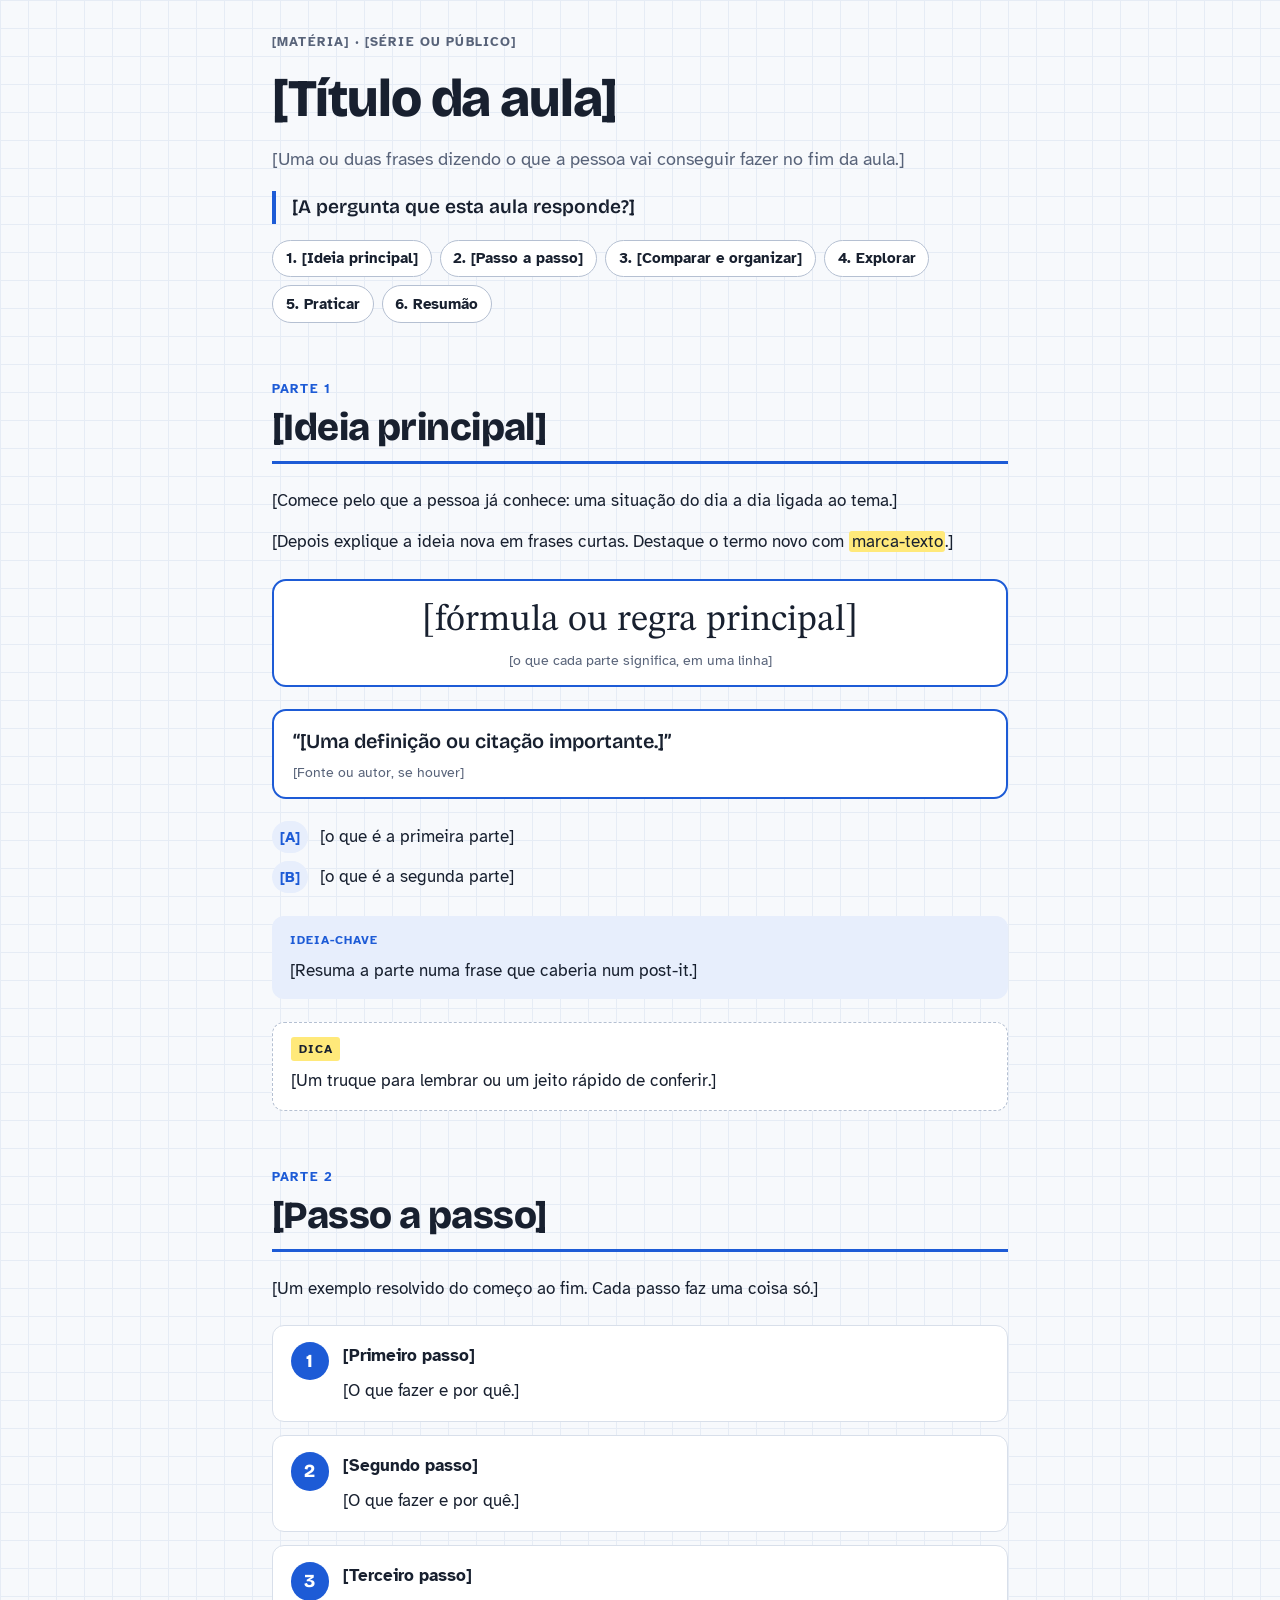
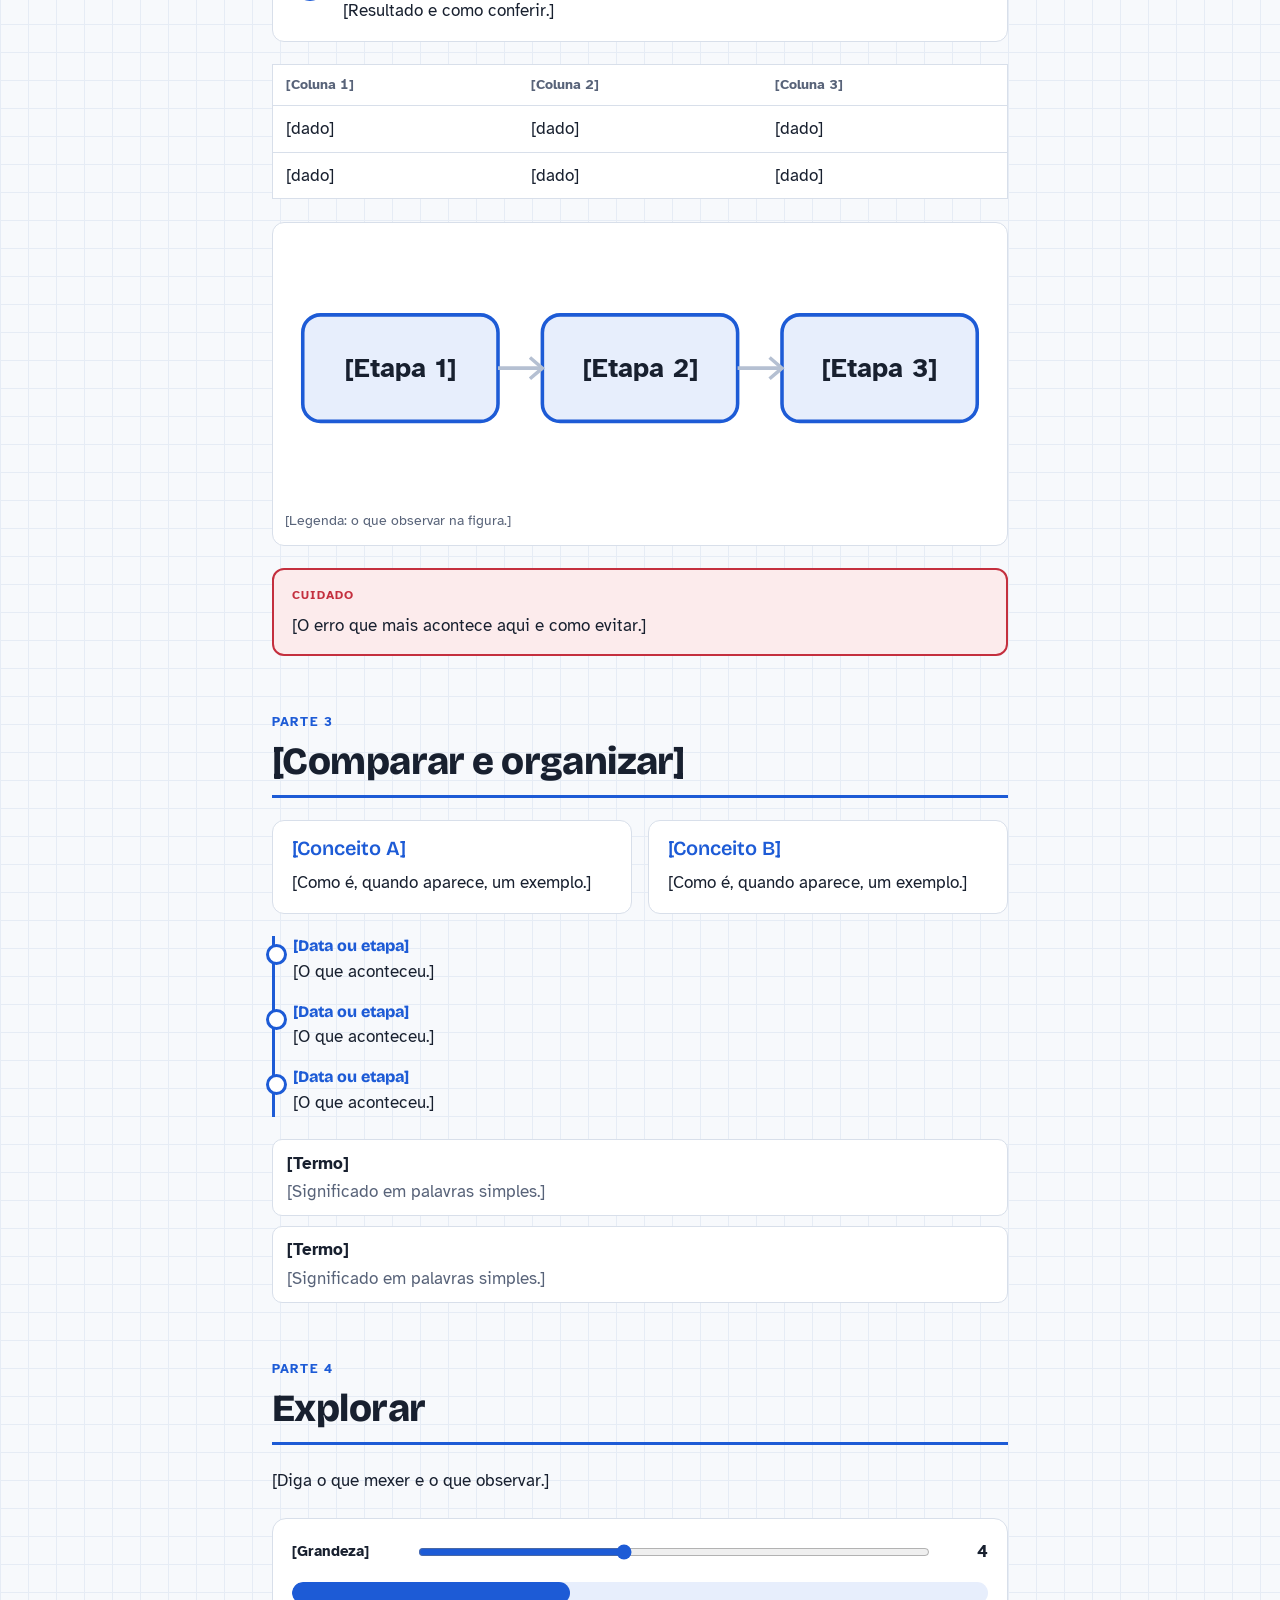
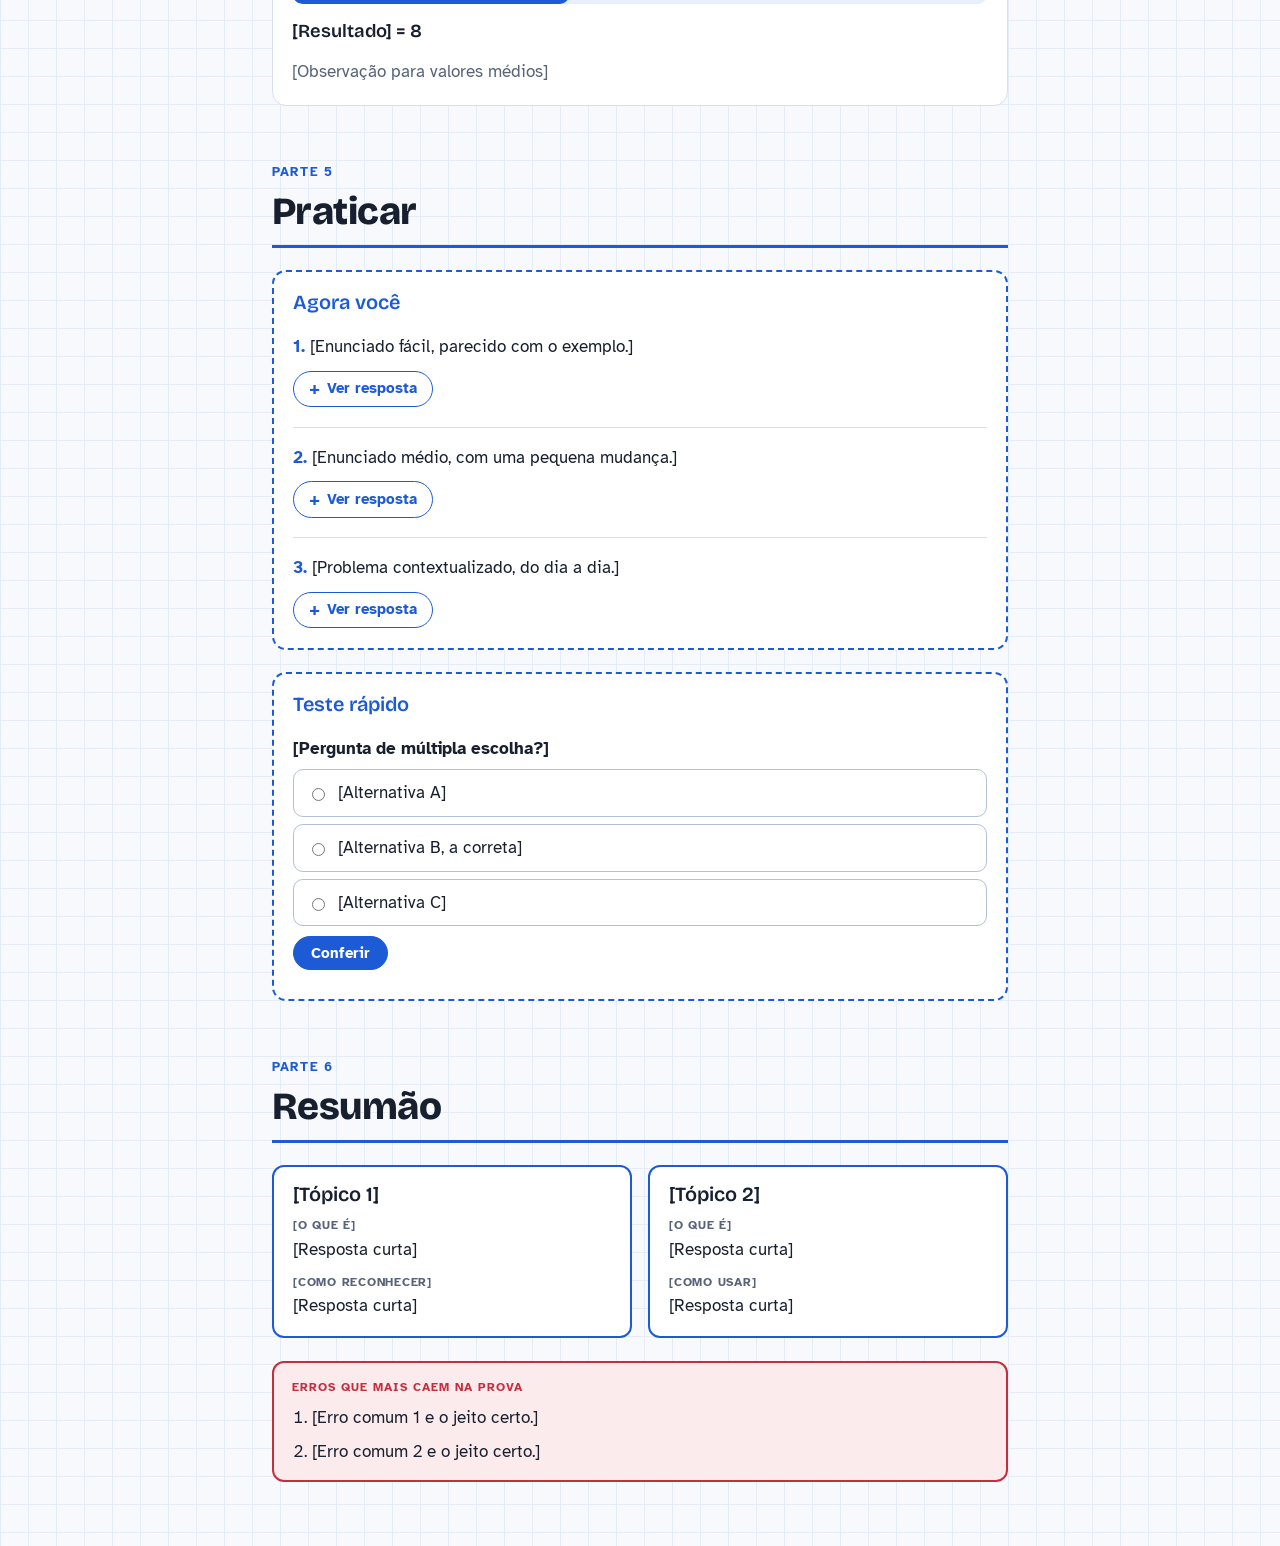
<file: app/aulas/modelo.html>
<!doctype html>
<html lang="pt-BR">
<head>
<meta charset="utf-8">
<meta name="viewport" content="width=device-width, initial-scale=1">
<title>Modelo de aula</title>
<!--
  MODELO DE AULA · Lousa ao vivo
  Um arquivo só, para qualquer matéria. Para criar uma aula:
    1. Troque o conteúdo entre [colchetes].
    2. Troque --acento (cor da matéria) no :root, se quiser.
    3. Apague os componentes que não usar e repita os que precisar.
  Cada componente está marcado com um comentário COMPONENTE.
-->
<link rel="preconnect" href="https://fonts.googleapis.com">
<link rel="preconnect" href="https://fonts.gstatic.com" crossorigin>
<link rel="stylesheet" href="https://fonts.googleapis.com/css2?family=Atkinson+Hyperlegible:ital,wght@0,400;0,700;1,400&family=Bricolage+Grotesque:opsz,wght@12..96,600;12..96,800&family=STIX+Two+Text:ital,wght@0,400;0,600;1,400&display=swap">
<style>
/* Uma coluna de leitura sobre papel quadriculado. A cor da matéria fica em --acento. */
:root{
  --acento:#1D5BD6; --acento-bg:#E7EEFC;          /* troque pela cor da matéria */
  --paper:#F7F9FC; --paper-grid:#E6ECF5; --sheet:#FFFFFF; --ink:#18202F; --muted:#586379;
  --line:#D8DFEA; --line-strong:#B5C0D2;
  --ok:#0F7A57; --ok-bg:#E1F3EA; --erro:#C42F3E; --erro-bg:#FCEBEC; --marker:#FFE97A;
  --f-display:"Bricolage Grotesque","Trebuchet MS",system-ui,sans-serif;
  --f-body:"Atkinson Hyperlegible","Segoe UI",system-ui,sans-serif;
  --f-math:"STIX Two Text","Cambria Math",Georgia,serif;
}
@media (prefers-color-scheme: dark){
  :root{
    --acento:#8AB0FA; --acento-bg:#18284A;
    --paper:#0F131A; --paper-grid:#171D27; --sheet:#151B24; --ink:#E7ECF4; --muted:#9BA6B8;
    --line:#283242; --line-strong:#3C495D;
    --ok:#5CD3A6; --ok-bg:#123228; --erro:#FF8B93; --erro-bg:#3B1A1E; --marker:#5B4A06;
    color-scheme:dark;
  }
}
*{box-sizing:border-box}
[hidden]{display:none!important}
body{margin:0;padding-inline:16px;background-color:var(--paper);color:var(--ink);
  background-image:linear-gradient(var(--paper-grid) 1px,transparent 1px),linear-gradient(90deg,var(--paper-grid) 1px,transparent 1px);
  background-size:28px 28px;font:400 1.0625rem/1.65 var(--f-body)}
main{max-width:46rem;margin:0 auto;padding-block:2rem 4rem;display:flex;flex-direction:column;gap:3.5rem}
h1,h2,h3{font-family:var(--f-display);text-wrap:balance;margin:0;line-height:1.12}
h1{font-weight:800;font-size:clamp(2.2rem,8vw,3.3rem);letter-spacing:-.02em}
h2{font-weight:800;font-size:clamp(1.8rem,5.5vw,2.4rem);letter-spacing:-.015em}
h3{font-weight:600;font-size:1.25rem}
p{margin:0}
a{color:inherit}
mark{background:var(--marker);color:var(--ink);padding:0 .15em;border-radius:3px}
:focus-visible{outline:3px solid var(--acento);outline-offset:2px}
.mat{font-family:var(--f-math);font-size:1.12em}
.muted{color:var(--muted)}
.eyebrow{font-size:.8rem;font-weight:700;letter-spacing:.09em;text-transform:uppercase;color:var(--muted)}
.rotulo{align-self:flex-start;font-weight:700;font-size:.78rem;letter-spacing:.08em;text-transform:uppercase}
ul.lista,ol.lista{margin:0;padding-left:1.25rem;display:flex;flex-direction:column;gap:.35rem}

/* Topo */
.topo{display:flex;flex-direction:column;gap:1rem}
.lead{font-size:1.15rem;color:var(--muted)}
.pergunta{border-left:4px solid var(--acento);padding:.2rem 0 .2rem 1rem;font:600 1.2rem/1.4 var(--f-display)}
.mapa{display:flex;flex-wrap:wrap;gap:.5rem}
.mapa a{text-decoration:none;font-size:.92rem;font-weight:700;padding:.35rem .8rem;border:1.5px solid var(--line-strong);border-radius:999px;background:var(--sheet)}

/* Partes */
section{display:flex;flex-direction:column;gap:1.4rem;scroll-margin-top:1rem}
.cab{display:flex;flex-direction:column;gap:.4rem;border-bottom:3px solid var(--acento);padding-bottom:.75rem}
.cab .eyebrow{color:var(--acento)}
.bloco{display:flex;flex-direction:column;gap:.85rem}
.caixa{background:var(--sheet);border:1px solid var(--line);border-radius:12px;padding:1rem 1.2rem;display:flex;flex-direction:column;gap:.6rem}

/* Componentes de destaque */
.destaque{font-family:var(--f-math);font-size:clamp(1.6rem,6vw,2.3rem);text-align:center;padding:1rem 1.2rem;background:var(--sheet);border:2px solid var(--acento);border-radius:14px;line-height:1.3}
.destaque.texto{font:600 1.25rem/1.45 var(--f-display);text-align:left}
.destaque small{display:block;font:400 .9rem var(--f-body);color:var(--muted);margin-top:.4rem}
.ideia{background:var(--acento-bg);border-radius:12px;padding:.9rem 1.15rem;display:flex;flex-direction:column;gap:.4rem}
.ideia .rotulo{color:var(--acento)}
.dica{background:var(--sheet);border:1.5px dashed var(--line-strong);border-radius:12px;padding:.9rem 1.15rem;display:flex;flex-direction:column;gap:.4rem}
.dica .rotulo{background:var(--marker);color:var(--ink);padding:.1rem .45rem;border-radius:3px}
.cuidado{background:var(--erro-bg);border:2px solid var(--erro);border-radius:12px;padding:.9rem 1.15rem;display:flex;flex-direction:column;gap:.4rem}
.cuidado .rotulo{color:var(--erro)}
.termos{list-style:none;margin:0;padding:0;display:grid;gap:.5rem}
.termos li{display:flex;gap:.75rem;align-items:baseline}
.termo{flex:none;min-width:2rem;height:2rem;padding:0 .5rem;border-radius:999px;background:var(--acento-bg);color:var(--acento);display:inline-flex;align-items:center;justify-content:center;font:700 .95rem var(--f-body)}

/* Passo a passo */
ol.passos{list-style:none;margin:0;padding:0;display:flex;flex-direction:column;gap:.85rem;counter-reset:p}
ol.passos>li{counter-increment:p;display:grid;grid-template-columns:2.4rem minmax(0,1fr);gap:.9rem;background:var(--sheet);border:1px solid var(--line);border-radius:12px;padding:1rem 1.1rem}
ol.passos>li::before{content:counter(p);width:2.4rem;height:2.4rem;border-radius:50%;background:var(--acento);color:var(--sheet);display:flex;align-items:center;justify-content:center;font:800 1.15rem var(--f-display)}
ol.passos>li>div{display:flex;flex-direction:column;gap:.4rem;min-width:0}

/* Tabela */
.rolar{overflow-x:auto;max-width:100%}
table.tab{border-collapse:collapse;background:var(--sheet);border:1px solid var(--line);min-width:100%;font-variant-numeric:tabular-nums}
.tab th,.tab td{padding:.55rem .8rem;border-bottom:1px solid var(--line);text-align:left;vertical-align:top}
.tab th{font-size:.85rem;color:var(--muted)}
.tab tr:last-child td{border-bottom:0}

/* Figura */
figure.fig{margin:0;background:var(--sheet);border:1px solid var(--line);border-radius:12px;padding:.75rem;display:flex;flex-direction:column;gap:.5rem}
figure.fig svg{width:100%;height:auto;display:block}
figcaption{font-size:.9rem;color:var(--muted)}
.svg-linha{stroke:var(--line-strong);stroke-width:2;fill:none}
.svg-caixa{fill:var(--acento-bg);stroke:var(--acento);stroke-width:2}
.svg-texto{fill:var(--ink);font:700 15px var(--f-body)}

/* Comparação */
.duo{display:grid;grid-template-columns:repeat(auto-fit,minmax(200px,1fr));gap:1rem}
.duo .caixa h3{color:var(--acento)}

/* Linha do tempo */
ol.linha-tempo{list-style:none;margin:0;padding:0 0 0 1.1rem;border-left:3px solid var(--acento);display:flex;flex-direction:column;gap:1rem}
ol.linha-tempo li{position:relative;display:flex;flex-direction:column;gap:.15rem}
ol.linha-tempo li::before{content:"";position:absolute;left:calc(-1.1rem - 9px);top:.45rem;width:15px;height:15px;border-radius:50%;background:var(--sheet);border:3px solid var(--acento)}
.quando{font:800 1rem var(--f-display);color:var(--acento)}

/* Vocabulário */
dl.vocab{margin:0;display:grid;gap:.6rem}
dl.vocab div{background:var(--sheet);border:1px solid var(--line);border-radius:10px;padding:.6rem .9rem}
dl.vocab dt{font-weight:700}
dl.vocab dd{margin:0;color:var(--muted)}

/* Laboratório (interativo) */
.lab{background:var(--sheet);border:1px solid var(--line);border-radius:14px;padding:1.2rem;display:flex;flex-direction:column;gap:1rem}
.ctrl{display:grid;grid-template-columns:minmax(0,7rem) minmax(0,1fr) 3rem;gap:.75rem;align-items:center}
.ctrl label{font-weight:700;font-size:.95rem}
.ctrl output{font-weight:700;text-align:right;font-variant-numeric:tabular-nums}
input[type="range"]{width:100%;accent-color:var(--acento)}
.barra-fundo{height:1.4rem;border-radius:999px;background:var(--acento-bg);overflow:hidden}
.barra-cheia{height:100%;background:var(--acento);border-radius:999px;transition:width .2s}
.resultado{font:600 1.15rem var(--f-display)}

/* Exercícios */
.voce{border:2px dashed var(--acento);border-radius:14px;padding:1.2rem;background:var(--sheet);display:flex;flex-direction:column;gap:1.2rem}
.voce h3{color:var(--acento)}
.ex{display:flex;flex-direction:column;gap:.6rem;padding-top:1rem;border-top:1px solid var(--line)}
.ex:first-of-type{border-top:0;padding-top:0}
.ex .num{font-weight:700;color:var(--acento)}
details summary{display:inline-flex;align-items:center;gap:.4rem;cursor:pointer;list-style:none;color:var(--acento);font-weight:700;border:1.5px solid var(--acento);border-radius:999px;padding:.3rem .95rem;font-size:.95rem}
details summary::-webkit-details-marker{display:none}
details summary::before{content:"+";font-size:1.1rem;line-height:1}
details[open] summary::before{content:"−"}
.resp{margin-top:.7rem;background:var(--acento-bg);border-radius:10px;padding:.9rem 1.1rem;display:flex;flex-direction:column;gap:.4rem}

/* Quiz */
.quiz{display:flex;flex-direction:column;gap:.6rem}
.quiz fieldset{border:0;margin:0;padding:0;display:flex;flex-direction:column;gap:.45rem}
.quiz legend{font-weight:700;margin-bottom:.4rem;padding:0}
.quiz label{display:flex;gap:.6rem;align-items:center;border:1.5px solid var(--line-strong);border-radius:10px;padding:.55rem .8rem;cursor:pointer;background:var(--sheet)}
.quiz label:has(input:checked){border-color:var(--acento);background:var(--acento-bg)}
.quiz input{accent-color:var(--acento)}
.retorno{font-weight:700}
.retorno.certo{color:var(--ok)}
.retorno.errado{color:var(--erro)}

/* Botões */
button{font:700 .95rem var(--f-body);cursor:pointer;border-radius:999px;border:1.5px solid var(--line-strong);background:var(--sheet);color:var(--ink);padding:.45rem 1.05rem;align-self:flex-start}
button:hover{border-color:var(--ink)}
button.primario{background:var(--acento);border-color:var(--acento);color:var(--sheet)}

/* Resumão */
.cola{display:grid;grid-template-columns:repeat(auto-fit,minmax(240px,1fr));gap:1rem}
.cola .caixa{border:2px solid var(--acento)}
.cola dl{margin:0;display:grid;gap:.5rem}
.cola dt{font-size:.78rem;font-weight:700;color:var(--muted);text-transform:uppercase;letter-spacing:.06em}
.cola dd{margin:0}
@media (prefers-reduced-motion: reduce){*{transition:none!important}}
</style>
</head>
<body>
<main>

  <!-- COMPONENTE topo: matéria e público, título, frase de abertura, pergunta da aula e índice -->
  <header class="topo">
    <p class="eyebrow">[Matéria] · [Série ou público]</p>
    <h1>[Título da aula]</h1>
    <p class="lead">[Uma ou duas frases dizendo o que a pessoa vai conseguir fazer no fim da aula.]</p>
    <p class="pergunta">[A pergunta que esta aula responde?]</p>
    <nav class="mapa" aria-label="Partes da aula">
      <a href="#parte1">1. [Ideia principal]</a>
      <a href="#parte2">2. [Passo a passo]</a>
      <a href="#parte3">3. [Comparar e organizar]</a>
      <a href="#parte4">4. Explorar</a>
      <a href="#parte5">5. Praticar</a>
      <a href="#parte6">6. Resumão</a>
    </nav>
  </header>

  <!-- PARTE: copie este bloco <section> para cada parte nova (troque o id e o número) -->
  <section id="parte1">
    <div class="cab">
      <p class="eyebrow">Parte 1</p>
      <h2>[Ideia principal]</h2>
    </div>

    <div class="bloco">
      <p>[Comece pelo que a pessoa já conhece: uma situação do dia a dia ligada ao tema.]</p>
      <p>[Depois explique a ideia nova em frases curtas. Destaque o termo novo com <mark>marca-texto</mark>.]</p>
    </div>

    <!-- COMPONENTE destaque: fórmula, regra, definição, citação ou frase que precisa ser lembrada -->
    <div class="destaque">[fórmula ou regra principal]<small>[o que cada parte significa, em uma linha]</small></div>
    <div class="destaque texto">“[Uma definição ou citação importante.]”<small>[Fonte ou autor, se houver]</small></div>

    <!-- COMPONENTE termos: explica as partes de uma fórmula, de uma palavra ou de um esquema -->
    <ul class="termos">
      <li><span class="termo">[A]</span><span>[o que é a primeira parte]</span></li>
      <li><span class="termo">[B]</span><span>[o que é a segunda parte]</span></li>
    </ul>

    <!-- COMPONENTE ideia-chave: a frase mais importante da parte -->
    <div class="ideia">
      <span class="rotulo">Ideia-chave</span>
      <p>[Resuma a parte numa frase que caberia num post-it.]</p>
    </div>

    <!-- COMPONENTE dica: atalho, truque de memória ou jeito mais fácil de pensar -->
    <div class="dica">
      <span class="rotulo">Dica</span>
      <p>[Um truque para lembrar ou um jeito rápido de conferir.]</p>
    </div>
  </section>

  <section id="parte2">
    <div class="cab">
      <p class="eyebrow">Parte 2</p>
      <h2>[Passo a passo]</h2>
    </div>
    <p>[Um exemplo resolvido do começo ao fim. Cada passo faz uma coisa só.]</p>

    <!-- COMPONENTE passo a passo: resolução, procedimento, método ou receita -->
    <ol class="passos">
      <li><div><strong>[Primeiro passo]</strong><p>[O que fazer e por quê.]</p></div></li>
      <li><div><strong>[Segundo passo]</strong><p>[O que fazer e por quê.]</p></div></li>
      <li><div><strong>[Terceiro passo]</strong><p>[Resultado e como conferir.]</p></div></li>
    </ol>

    <!-- COMPONENTE tabela: dados, comparações, classificações ou valores -->
    <div class="rolar">
      <table class="tab">
        <thead><tr><th>[Coluna 1]</th><th>[Coluna 2]</th><th>[Coluna 3]</th></tr></thead>
        <tbody>
          <tr><td>[dado]</td><td>[dado]</td><td>[dado]</td></tr>
          <tr><td>[dado]</td><td>[dado]</td><td>[dado]</td></tr>
        </tbody>
      </table>
    </div>

    <!-- COMPONENTE figura: troque o SVG por um gráfico, mapa, esquema, ciclo ou diagrama -->
    <figure class="fig">
      <svg viewBox="0 0 400 150" role="img" aria-label="[Descreva a figura para quem não enxerga]">
        <rect class="svg-caixa" x="10" y="45" width="110" height="60" rx="10"/>
        <rect class="svg-caixa" x="145" y="45" width="110" height="60" rx="10"/>
        <rect class="svg-caixa" x="280" y="45" width="110" height="60" rx="10"/>
        <path class="svg-linha" d="M120 75h25M255 75h25"/>
        <path class="svg-linha" d="M138 69l7 6-7 6M273 69l7 6-7 6"/>
        <text class="svg-texto" x="65" y="80" text-anchor="middle">[Etapa 1]</text>
        <text class="svg-texto" x="200" y="80" text-anchor="middle">[Etapa 2]</text>
        <text class="svg-texto" x="335" y="80" text-anchor="middle">[Etapa 3]</text>
      </svg>
      <figcaption>[Legenda: o que observar na figura.]</figcaption>
    </figure>

    <!-- COMPONENTE cuidado: erro comum, pegadinha ou confusão frequente -->
    <div class="cuidado">
      <span class="rotulo">Cuidado</span>
      <p>[O erro que mais acontece aqui e como evitar.]</p>
    </div>
  </section>

  <section id="parte3">
    <div class="cab">
      <p class="eyebrow">Parte 3</p>
      <h2>[Comparar e organizar]</h2>
    </div>

    <!-- COMPONENTE comparação: dois ou três conceitos lado a lado -->
    <div class="duo">
      <div class="caixa"><h3>[Conceito A]</h3><p>[Como é, quando aparece, um exemplo.]</p></div>
      <div class="caixa"><h3>[Conceito B]</h3><p>[Como é, quando aparece, um exemplo.]</p></div>
    </div>

    <!-- COMPONENTE linha do tempo: fatos em ordem, etapas de um processo, enredo de uma obra -->
    <ol class="linha-tempo">
      <li><span class="quando">[Data ou etapa]</span><span>[O que aconteceu.]</span></li>
      <li><span class="quando">[Data ou etapa]</span><span>[O que aconteceu.]</span></li>
      <li><span class="quando">[Data ou etapa]</span><span>[O que aconteceu.]</span></li>
    </ol>

    <!-- COMPONENTE vocabulário: termos técnicos, palavras em outra língua, conceitos -->
    <dl class="vocab">
      <div><dt>[Termo]</dt><dd>[Significado em palavras simples.]</dd></div>
      <div><dt>[Termo]</dt><dd>[Significado em palavras simples.]</dd></div>
    </dl>
  </section>

  <!-- COMPONENTE laboratório: algo para mexer e ver o resultado. Troque a conta em calcular(). -->
  <section id="parte4">
    <div class="cab">
      <p class="eyebrow">Parte 4</p>
      <h2>Explorar</h2>
    </div>
    <p>[Diga o que mexer e o que observar.]</p>
    <div class="lab">
      <div class="ctrl">
        <label for="labValor">[Grandeza]</label>
        <input id="labValor" type="range" min="0" max="10" step="1" value="4">
        <output id="labValorTxt" for="labValor">4</output>
      </div>
      <div class="barra-fundo" aria-hidden="true"><div class="barra-cheia" id="labBarra"></div></div>
      <p class="resultado" id="labResultado">[Resultado]</p>
      <p class="muted" id="labObs">[Observação que muda conforme o valor.]</p>
    </div>
  </section>

  <section id="parte5">
    <div class="cab">
      <p class="eyebrow">Parte 5</p>
      <h2>Praticar</h2>
    </div>

    <!-- COMPONENTE exercícios: tente antes, resposta escondida com a resolução -->
    <div class="voce">
      <h3>Agora você</h3>
      <div class="ex">
        <p><span class="num">1.</span> [Enunciado fácil, parecido com o exemplo.]</p>
        <details><summary>Ver resposta</summary>
          <div class="resp"><p>[Resolução passo a passo.]</p><p><strong>[Resposta final.]</strong></p></div>
        </details>
      </div>
      <div class="ex">
        <p><span class="num">2.</span> [Enunciado médio, com uma pequena mudança.]</p>
        <details><summary>Ver resposta</summary>
          <div class="resp"><p>[Resolução passo a passo.]</p><p><strong>[Resposta final.]</strong></p></div>
        </details>
      </div>
      <div class="ex">
        <p><span class="num">3.</span> [Problema contextualizado, do dia a dia.]</p>
        <details><summary>Ver resposta</summary>
          <div class="resp"><p>[Resolução passo a passo.]</p><p><strong>[Resposta final.]</strong></p></div>
        </details>
      </div>
    </div>

    <!-- COMPONENTE quiz: múltipla escolha. Use name único por pergunta e data-certa com o value correto. -->
    <div class="voce">
      <h3>Teste rápido</h3>
      <div class="quiz" data-certa="b">
        <fieldset>
          <legend>[Pergunta de múltipla escolha?]</legend>
          <label><input type="radio" name="quiz1" value="a"> [Alternativa A]</label>
          <label><input type="radio" name="quiz1" value="b"> [Alternativa B, a correta]</label>
          <label><input type="radio" name="quiz1" value="c"> [Alternativa C]</label>
        </fieldset>
        <button type="button" class="primario quiz-conferir">Conferir</button>
        <p class="retorno" aria-live="polite"></p>
        <p class="muted quiz-explica" hidden>[Por que a alternativa B está certa e onde as outras erram.]</p>
      </div>
    </div>
  </section>

  <section id="parte6">
    <div class="cab">
      <p class="eyebrow">Parte 6</p>
      <h2>Resumão</h2>
    </div>

    <!-- COMPONENTE resumão: o que vale revisar antes da prova -->
    <div class="cola">
      <div class="caixa">
        <h3>[Tópico 1]</h3>
        <dl>
          <div><dt>[O que é]</dt><dd>[Resposta curta]</dd></div>
          <div><dt>[Como reconhecer]</dt><dd>[Resposta curta]</dd></div>
        </dl>
      </div>
      <div class="caixa">
        <h3>[Tópico 2]</h3>
        <dl>
          <div><dt>[O que é]</dt><dd>[Resposta curta]</dd></div>
          <div><dt>[Como usar]</dt><dd>[Resposta curta]</dd></div>
        </dl>
      </div>
    </div>

    <div class="cuidado">
      <span class="rotulo">Erros que mais caem na prova</span>
      <ol class="lista">
        <li>[Erro comum 1 e o jeito certo.]</li>
        <li>[Erro comum 2 e o jeito certo.]</li>
      </ol>
    </div>
  </section>

</main>

<script>
(function(){
  'use strict';

  /* Laboratório: troque calcular() pela relação do seu tema. */
  function calcular(v){
    return {
      texto:'[Resultado] = ' + (v * 2),        /* ex.: v * 2, uma fórmula, uma classificação */
      obs:v < 4 ? '[Observação para valores baixos]' : v < 8 ? '[Observação para valores médios]' : '[Observação para valores altos]',
      porcento:v * 10                           /* quanto da barra fica cheia (0 a 100) */
    };
  }
  var valor = document.getElementById('labValor');
  function atualizarLab(){
    if (!valor) return;
    var v = Number(valor.value), r = calcular(v);
    document.getElementById('labValorTxt').textContent = String(v).replace('.', ',');
    document.getElementById('labResultado').textContent = r.texto;
    document.getElementById('labObs').textContent = r.obs;
    document.getElementById('labBarra').style.width = Math.max(0, Math.min(100, r.porcento)) + '%';
  }
  if (valor){ valor.addEventListener('input', atualizarLab); atualizarLab(); }

  /* Quiz: confere a alternativa marcada. */
  var quizzes = Array.prototype.slice.call(document.querySelectorAll('.quiz'));
  function conferir(q){
    var marcada = q.querySelector('input:checked'), ret = q.querySelector('.retorno');
    if (!marcada){ ret.textContent = 'Escolha uma alternativa primeiro.'; ret.className = 'retorno errado'; return; }
    var certo = marcada.value === q.getAttribute('data-certa');
    ret.textContent = certo ? 'Certo!' : 'Ainda não. Leia a explicação e tente de novo.';
    ret.className = 'retorno ' + (certo ? 'certo' : 'errado');
    q.querySelector('.quiz-explica').hidden = false;
    q.setAttribute('data-conferido', '1');
  }
  quizzes.forEach(function(q){
    q.querySelector('.quiz-conferir').addEventListener('click', function(){ conferir(q); });
    q.addEventListener('change', function(){ q.querySelector('.retorno').textContent = ''; });
  });

  /* Lousa ao vivo: quem entra no meio da aula recebe também os quizzes já conferidos.
     (Respostas abertas, campos e botões já são sincronizados sozinhos.) */
  window.aulaEstado = {
    obter: function(){ return {conferidos:quizzes.map(function(q){ return q.getAttribute('data-conferido') === '1'; })}; },
    aplicar: function(s){
      if (!s || !Array.isArray(s.conferidos)) return;
      quizzes.forEach(function(q, i){ if (s.conferidos[i]) conferir(q); });
    }
  };
})();
</script>
</body>
</html>
</file>
